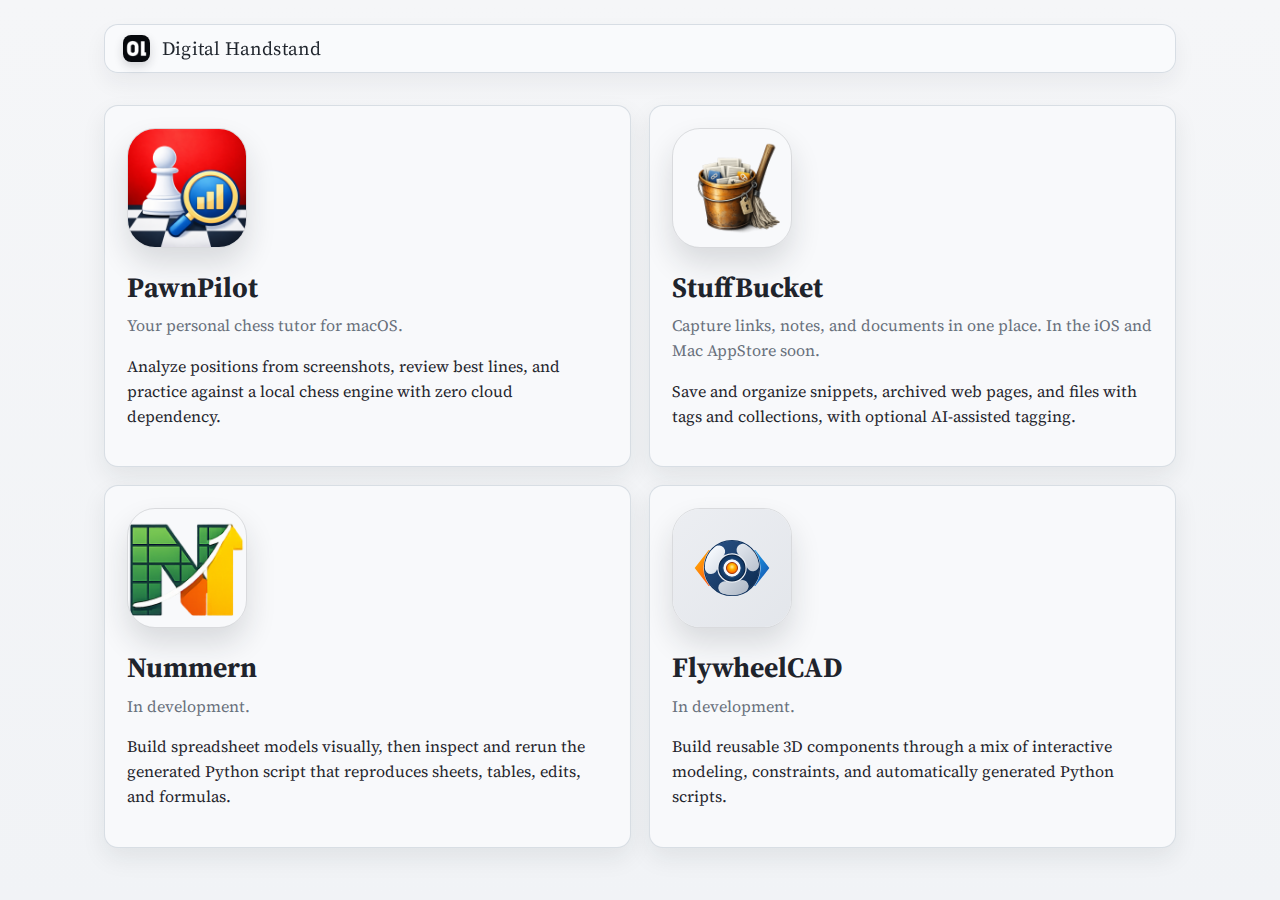
<file: index.html>
<!doctype html>
<html lang="en">
  <head>
    <meta charset="utf-8" />
    <meta name="viewport" content="width=device-width, initial-scale=1" />
    <title>Digital Handstand | Apps</title>
    <meta
      name="description"
      content="Digital Handstand builds focused apps for chess analysis, personal knowledge capture, and scriptable spreadsheets."
    />
    <link rel="stylesheet" href="/assets/styles.css?v=20260208d" />
    <link rel="icon" href="/favicon-20260208d.ico?v=20260208d" sizes="any" />
    <link rel="shortcut icon" href="/favicon-20260208d.ico?v=20260208d" type="image/x-icon" />
    <link rel="icon" type="image/png" sizes="32x32" href="/assets/images/favicon-32.png?v=20260208d" />
    <link rel="icon" type="image/png" sizes="16x16" href="/assets/images/favicon-16.png?v=20260208d" />
    <link rel="apple-touch-icon" sizes="180x180" href="/assets/images/apple-touch-icon.png?v=20260208d" />
  </head>
  <body>
    <main class="site-shell">
      <header class="topbar animate-rise">
        <a class="brand" href="/"><img class="brand-icon" src="/assets/images/digitalhandstand-mark-64.png?v=20260208d" alt="" /><span>Digital Handstand</span></a>
      </header>

      <section class="card-grid animate-rise animate-delay-1" aria-label="App directory">
        <a class="card card-link app-tile" href="/pawnpilot/" aria-label="Open PawnPilot page">
          <img
            class="home-tile-icon"
            src="/assets/images/pawnpilot-1024.png"
            alt="PawnPilot app icon"
          />
          <h2>PawnPilot</h2>
          <p class="muted">Your personal chess tutor for macOS.</p>
          <p>
            Analyze positions from screenshots, review best lines, and practice against a local
            chess engine with zero cloud dependency.
          </p>
        </a>

        <a class="card card-link app-tile" href="/stuffbucket/" aria-label="Open StuffBucket page">
          <img
            class="home-tile-icon"
            src="/assets/images/stuffbucket-1024.png"
            alt="StuffBucket app icon"
          />
          <h2>StuffBucket</h2>
          <p class="muted">Capture links, notes, and documents in one place. In the iOS and Mac AppStore soon.</p>
          <p>
            Save and organize snippets, archived web pages, and files with tags and collections,
            with optional AI-assisted tagging.
          </p>
        </a>

        <a class="card card-link app-tile" href="/nummern/" aria-label="Open Nummern page">
          <img
            class="home-tile-icon"
            src="/assets/images/nummern-1024.png"
            alt="Nummern app icon"
          />
          <h2>Nummern</h2>
          <p class="muted">In development.</p>
          <p>
            Build spreadsheet models visually, then inspect and rerun the generated Python script
            that reproduces sheets, tables, edits, and formulas.
          </p>
        </a>

        <a class="card card-link app-tile" href="/flywheelcad/" aria-label="Open FlywheelCAD page">
          <img
            class="home-tile-icon"
            src="/assets/images/flywheelcad-icon.svg"
            alt="FlywheelCAD app icon"
          />
          <h2>FlywheelCAD</h2>
          <p class="muted">In development.</p>
          <p>
            Build reusable 3D components through a mix of interactive modeling, constraints, and
            automatically generated Python scripts.
          </p>
        </a>
      </section>
    </main>
  </body>
</html>
</file>
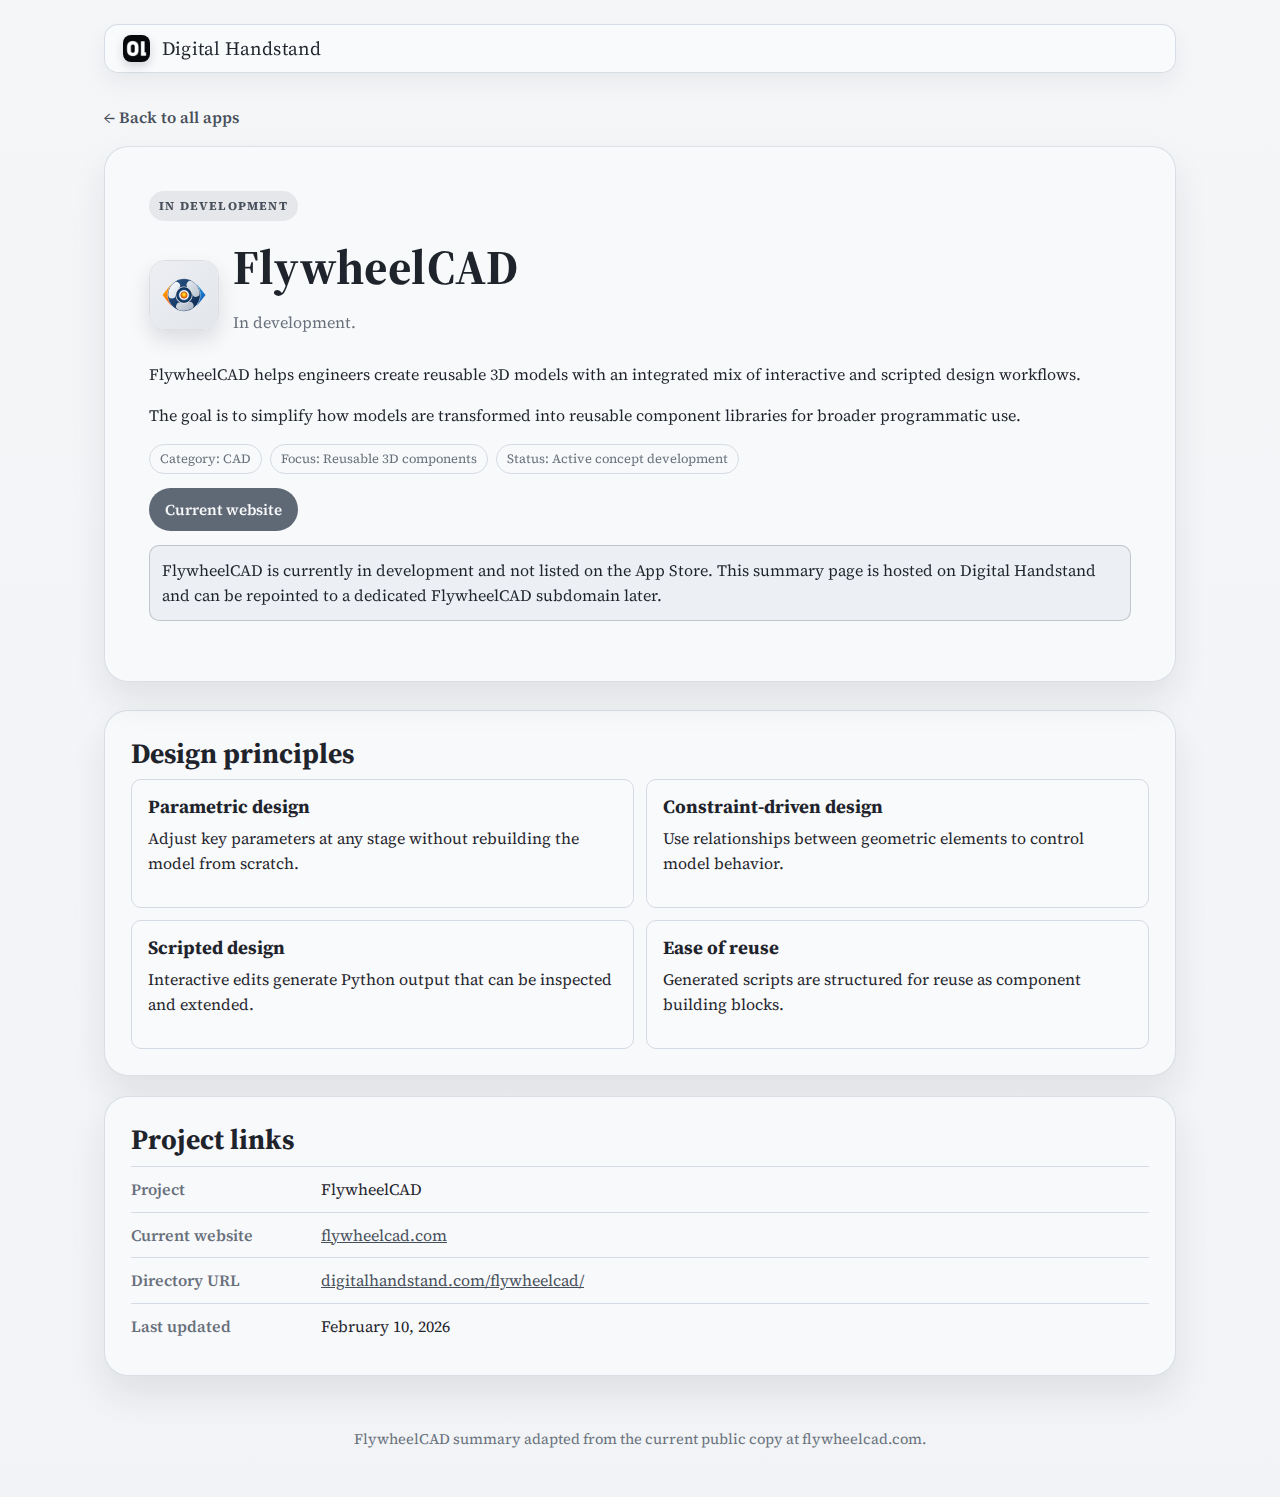
<file: flywheelcad/index.html>
<!doctype html>
<html lang="en">
  <head>
    <meta charset="utf-8" />
    <meta name="viewport" content="width=device-width, initial-scale=1" />
    <title>FlywheelCAD | Digital Handstand</title>
    <meta
      name="description"
      content="FlywheelCAD merges visual and scripted design for component-driven CAD to create reusable programmatic components."
    />
    <link rel="stylesheet" href="/assets/styles.css?v=20260208d" />
    <link rel="icon" href="/favicon-20260208d.ico?v=20260208d" sizes="any" />
    <link rel="shortcut icon" href="/favicon-20260208d.ico?v=20260208d" type="image/x-icon" />
    <link rel="icon" type="image/png" sizes="32x32" href="/assets/images/favicon-32.png?v=20260208d" />
    <link rel="icon" type="image/png" sizes="16x16" href="/assets/images/favicon-16.png?v=20260208d" />
    <link rel="apple-touch-icon" sizes="180x180" href="/assets/images/apple-touch-icon.png?v=20260208d" />
  </head>
  <body>
    <main class="site-shell">
      <header class="topbar animate-rise">
        <a class="brand" href="/"><img class="brand-icon" src="/assets/images/digitalhandstand-mark-64.png?v=20260208d" alt="" /><span>Digital Handstand</span></a>
      </header>

      <a class="back-link" href="/">&larr; Back to all apps</a>

      <section class="hero animate-rise animate-delay-1">
        <span class="eyebrow">In Development</span>
        <div class="app-head">
          <img class="app-icon" src="/assets/images/flywheelcad-icon.svg" alt="FlywheelCAD icon" />
          <div>
            <h1>FlywheelCAD</h1>
            <p class="muted">In development.</p>
          </div>
        </div>
        <p>
          FlywheelCAD helps engineers create reusable 3D models with an integrated mix of
          interactive and scripted design workflows.
        </p>
        <p>
          The goal is to simplify how models are transformed into reusable component libraries for
          broader programmatic use.
        </p>
        <div class="meta-row">
          <span class="meta-chip">Category: CAD</span>
          <span class="meta-chip">Focus: Reusable 3D components</span>
          <span class="meta-chip">Status: Active concept development</span>
        </div>
        <div class="cta-row">
          <a class="button button-primary" href="https://flywheelcad.com" target="_blank" rel="noopener noreferrer">Current website</a>
        </div>
        <p class="notice">
          FlywheelCAD is currently in development and not listed on the App Store. This summary
          page is hosted on Digital Handstand and can be repointed to a dedicated FlywheelCAD
          subdomain later.
        </p>
      </section>

      <section class="section-panel animate-rise animate-delay-2">
        <h2>Design principles</h2>
        <div class="list-grid">
          <div class="list-panel">
            <h3>Parametric design</h3>
            <p>Adjust key parameters at any stage without rebuilding the model from scratch.</p>
          </div>
          <div class="list-panel">
            <h3>Constraint-driven design</h3>
            <p>Use relationships between geometric elements to control model behavior.</p>
          </div>
          <div class="list-panel">
            <h3>Scripted design</h3>
            <p>Interactive edits generate Python output that can be inspected and extended.</p>
          </div>
          <div class="list-panel">
            <h3>Ease of reuse</h3>
            <p>Generated scripts are structured for reuse as component building blocks.</p>
          </div>
        </div>
      </section>

      <section class="section-panel animate-rise animate-delay-3">
        <h2>Project links</h2>
        <table class="detail-table">
          <tbody>
            <tr>
              <td>Project</td>
              <td>FlywheelCAD</td>
            </tr>
            <tr>
              <td>Current website</td>
              <td><a href="https://flywheelcad.com" target="_blank" rel="noopener noreferrer">flywheelcad.com</a></td>
            </tr>
            <tr>
              <td>Directory URL</td>
              <td><a href="/flywheelcad/">digitalhandstand.com/flywheelcad/</a></td>
            </tr>
            <tr>
              <td>Last updated</td>
              <td>February 10, 2026</td>
            </tr>
          </tbody>
        </table>
      </section>

      <footer class="footer">FlywheelCAD summary adapted from the current public copy at flywheelcad.com.</footer>
    </main>
  </body>
</html>
</file>
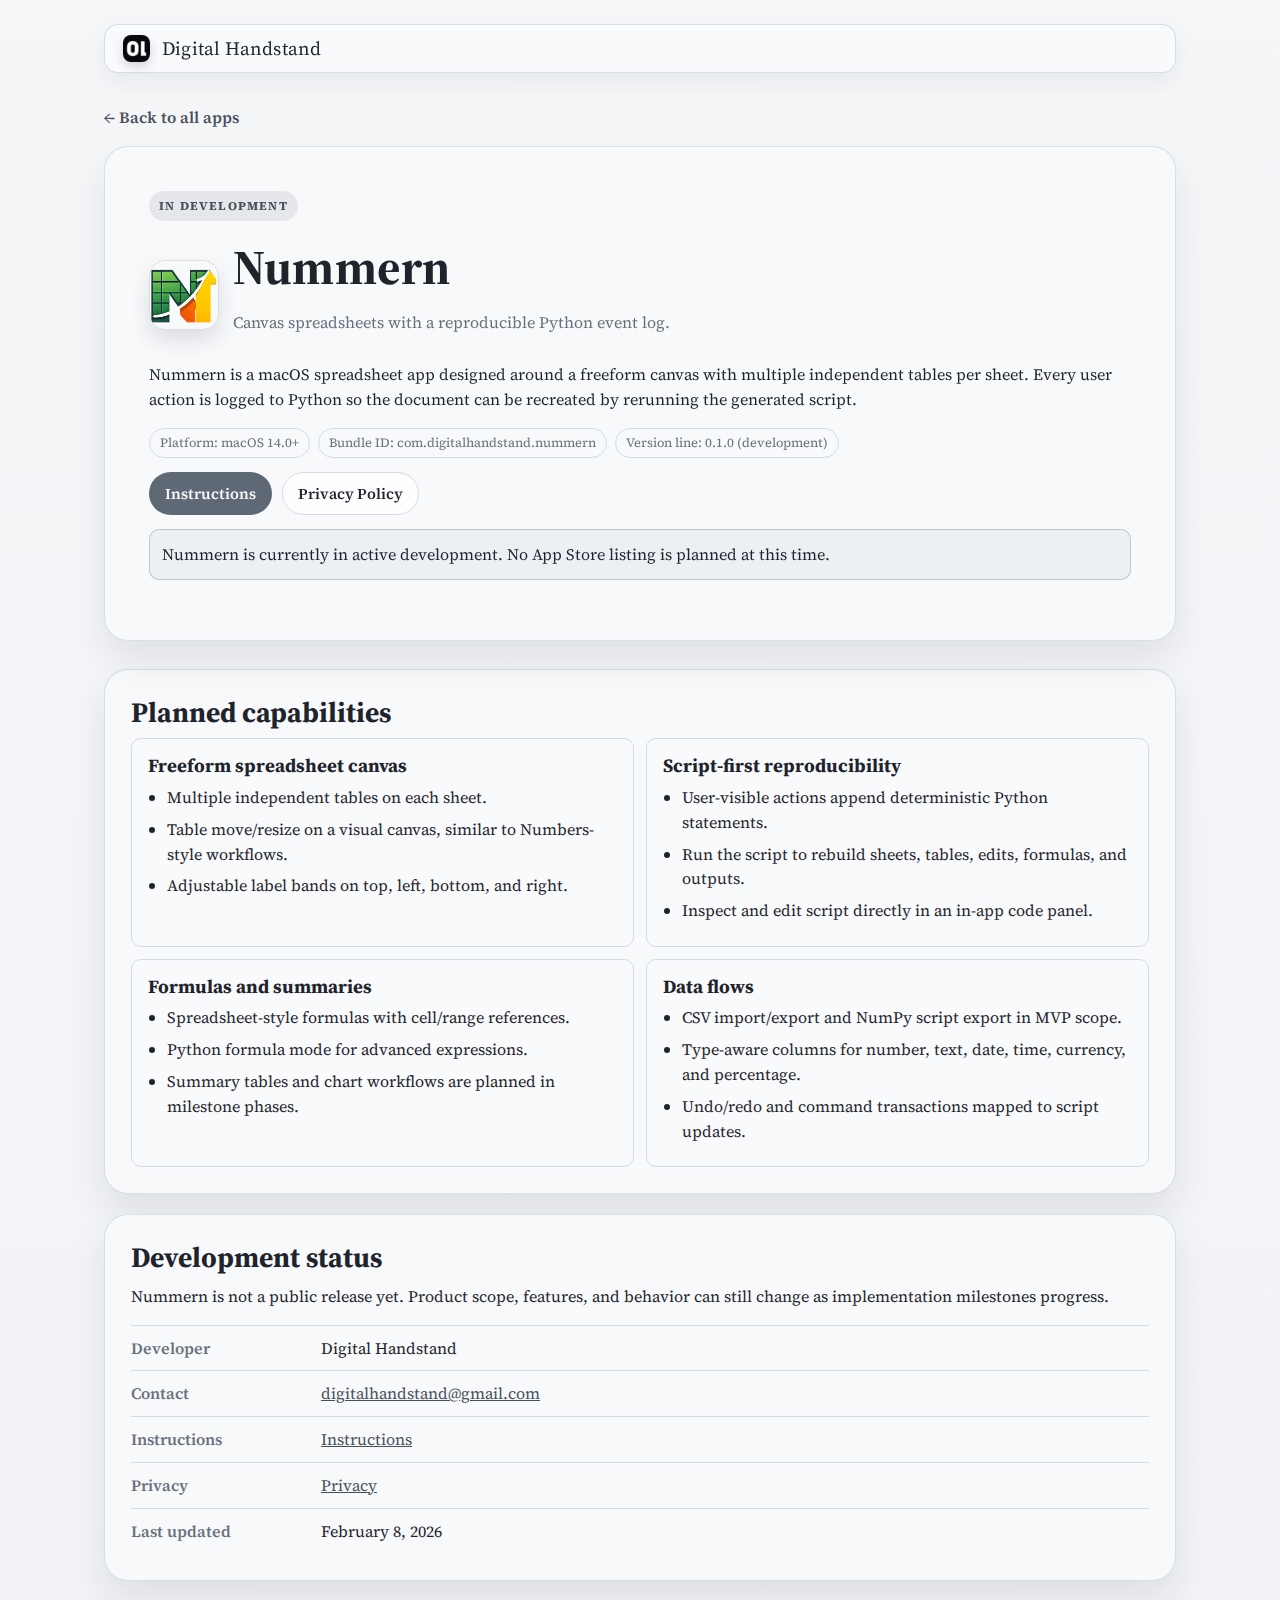
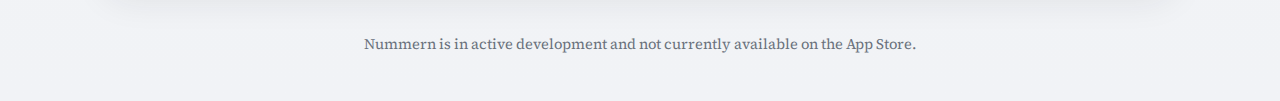
<file: nummern/index.html>
<!doctype html>
<html lang="en">
  <head>
    <meta charset="utf-8" />
    <meta name="viewport" content="width=device-width, initial-scale=1" />
    <title>Nummern | Digital Handstand</title>
    <meta
      name="description"
      content="Nummern is a macOS canvas spreadsheet in development, with a script-first Python event log."
    />
    <link rel="stylesheet" href="/assets/styles.css" />
    <link rel="icon" href="/favicon.ico" sizes="any" />
    <link rel="icon" type="image/png" sizes="32x32" href="/assets/images/favicon-32.png" />
    <link rel="icon" type="image/png" sizes="16x16" href="/assets/images/favicon-16.png" />
    <link rel="apple-touch-icon" sizes="180x180" href="/assets/images/apple-touch-icon.png" />
  </head>
  <body>
    <main class="site-shell">
      <header class="topbar animate-rise">
        <a class="brand" href="/"><img class="brand-icon" src="/assets/images/digitalhandstand-mark-64.png" alt="" /><span>Digital Handstand</span></a>
      </header>

      <a class="back-link" href="/">&larr; Back to all apps</a>

      <section class="hero animate-rise animate-delay-1">
        <span class="eyebrow">In Development</span>
        <div class="app-head">
          <img class="app-icon" src="/assets/images/nummern-1024.png" alt="Nummern app icon" />
          <div>
            <h1>Nummern</h1>
            <p class="muted">Canvas spreadsheets with a reproducible Python event log.</p>
          </div>
        </div>
        <p>
          Nummern is a macOS spreadsheet app designed around a freeform canvas with multiple
          independent tables per sheet. Every user action is logged to Python so the document can
          be recreated by rerunning the generated script.
        </p>
        <div class="meta-row">
          <span class="meta-chip">Platform: macOS 14.0+</span>
          <span class="meta-chip">Bundle ID: com.digitalhandstand.nummern</span>
          <span class="meta-chip">Version line: 0.1.0 (development)</span>
        </div>
        <div class="cta-row">
          <a class="button button-primary" href="/nummern/instructions/">Instructions</a>
          <a class="button button-soft" href="/nummern/privacy/">Privacy Policy</a>
        </div>
        <p class="notice">
          Nummern is currently in active development. No App Store listing is planned at this time.
        </p>
      </section>

      <section class="section-panel animate-rise animate-delay-2">
        <h2>Planned capabilities</h2>
        <div class="list-grid">
          <div class="list-panel">
            <h3>Freeform spreadsheet canvas</h3>
            <ul>
              <li>Multiple independent tables on each sheet.</li>
              <li>Table move/resize on a visual canvas, similar to Numbers-style workflows.</li>
              <li>Adjustable label bands on top, left, bottom, and right.</li>
            </ul>
          </div>
          <div class="list-panel">
            <h3>Script-first reproducibility</h3>
            <ul>
              <li>User-visible actions append deterministic Python statements.</li>
              <li>Run the script to rebuild sheets, tables, edits, formulas, and outputs.</li>
              <li>Inspect and edit script directly in an in-app code panel.</li>
            </ul>
          </div>
          <div class="list-panel">
            <h3>Formulas and summaries</h3>
            <ul>
              <li>Spreadsheet-style formulas with cell/range references.</li>
              <li>Python formula mode for advanced expressions.</li>
              <li>Summary tables and chart workflows are planned in milestone phases.</li>
            </ul>
          </div>
          <div class="list-panel">
            <h3>Data flows</h3>
            <ul>
              <li>CSV import/export and NumPy script export in MVP scope.</li>
              <li>Type-aware columns for number, text, date, time, currency, and percentage.</li>
              <li>Undo/redo and command transactions mapped to script updates.</li>
            </ul>
          </div>
        </div>
      </section>

      <section class="section-panel animate-rise animate-delay-3">
        <h2>Development status</h2>
        <p>
          Nummern is not a public release yet. Product scope, features, and behavior can still
          change as implementation milestones progress.
        </p>
        <table class="detail-table">
          <tbody>
            <tr>
              <td>Developer</td>
              <td>Digital Handstand</td>
            </tr>
            <tr>
              <td>Contact</td>
              <td><a href="mailto:digitalhandstand@gmail.com">digitalhandstand@gmail.com</a></td>
            </tr>
            <tr>
              <td>Instructions</td>
              <td><a href="/nummern/instructions/">Instructions</a></td>
            </tr>
            <tr>
              <td>Privacy</td>
              <td><a href="/nummern/privacy/">Privacy</a></td>
            </tr>
            <tr>
              <td>Last updated</td>
              <td>February 8, 2026</td>
            </tr>
          </tbody>
        </table>
      </section>

      <footer class="footer">Nummern is in active development and not currently available on the App Store.</footer>
    </main>
  </body>
</html>
</file>
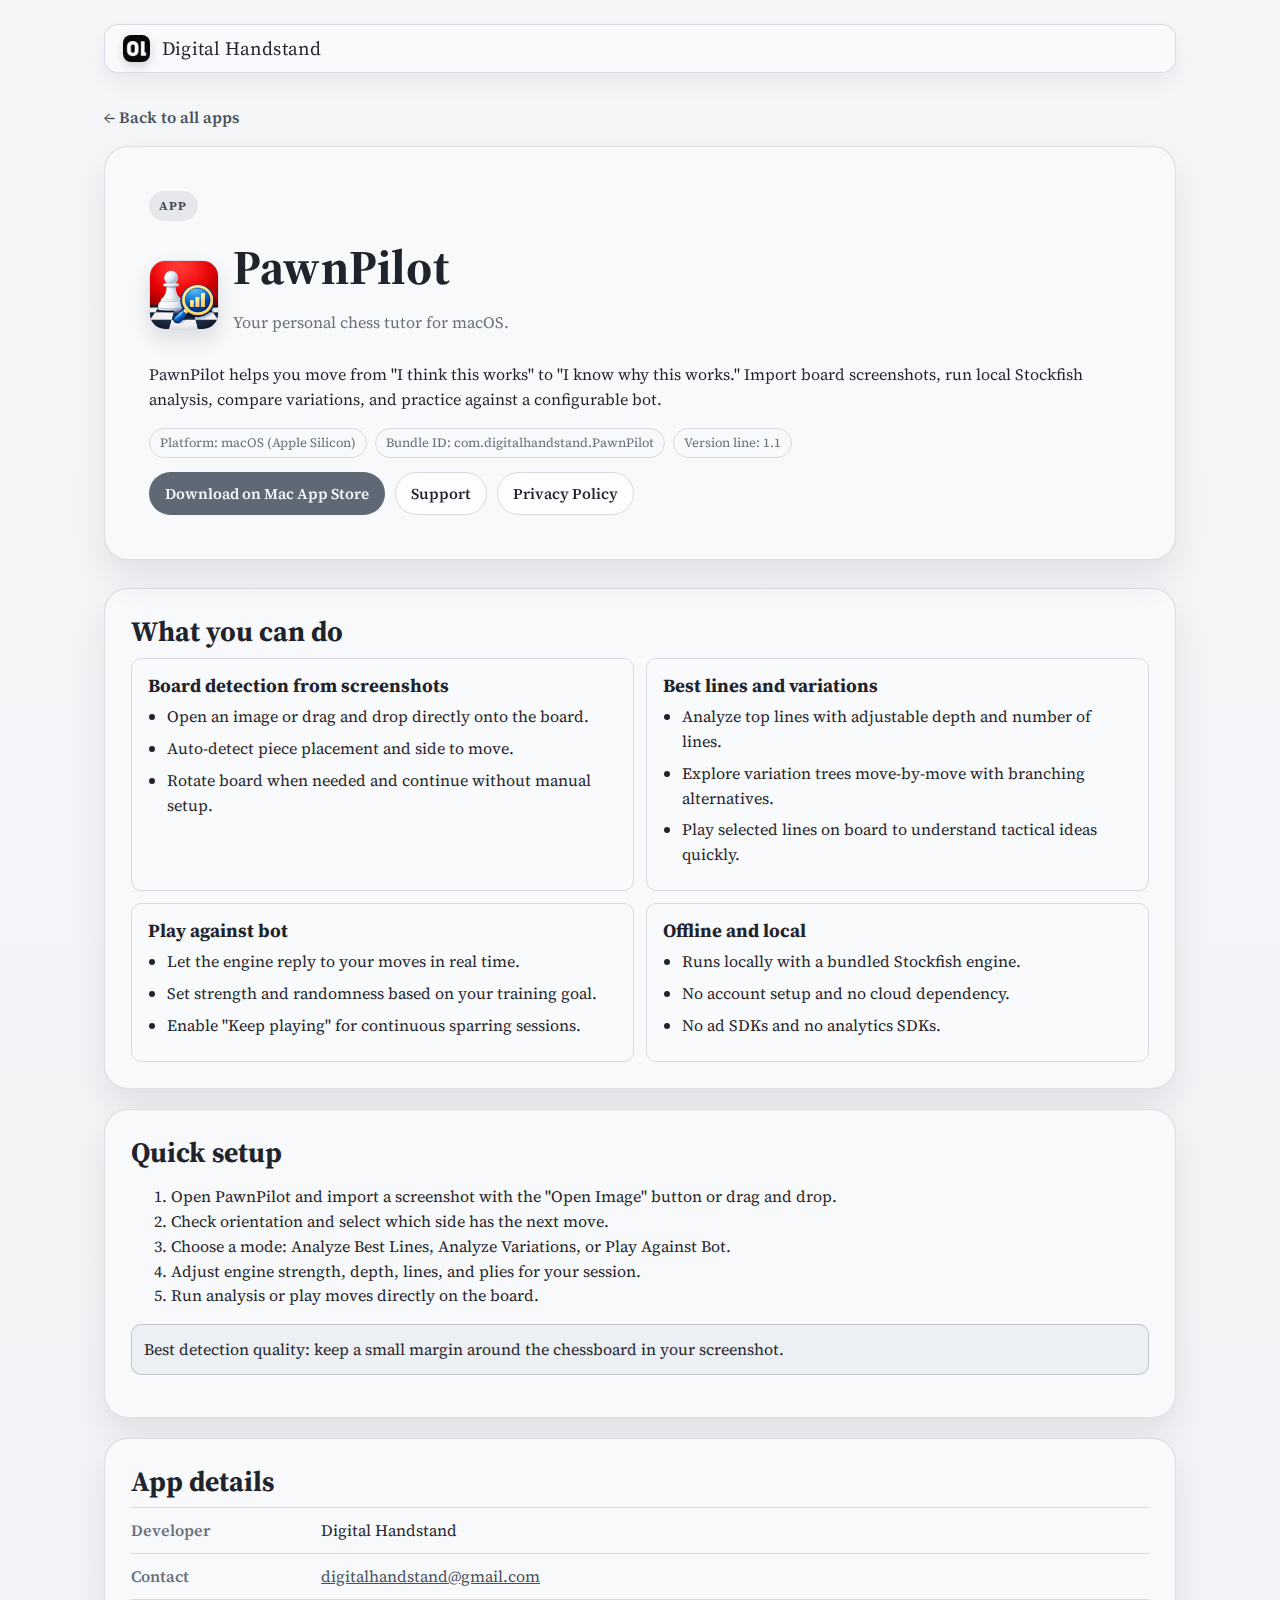
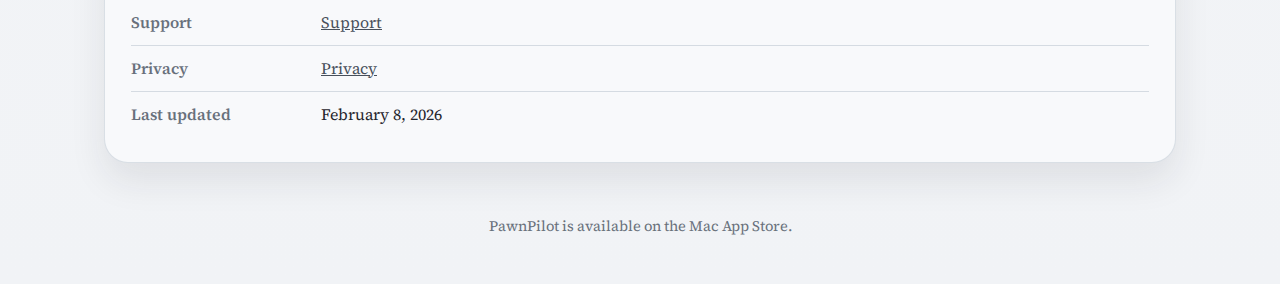
<file: pawnpilot/index.html>
<!doctype html>
<html lang="en">
  <head>
    <meta charset="utf-8" />
    <meta name="viewport" content="width=device-width, initial-scale=1" />
    <title>PawnPilot | Digital Handstand</title>
    <meta
      name="description"
      content="PawnPilot is a macOS chess tutor for screenshot board detection, engine analysis, and bot play."
    />
    <link rel="stylesheet" href="/assets/styles.css?v=20260208d" />
    <link rel="icon" href="/favicon-20260208d.ico?v=20260208d" sizes="any" />
    <link rel="shortcut icon" href="/favicon-20260208d.ico?v=20260208d" type="image/x-icon" />
    <link rel="icon" type="image/png" sizes="32x32" href="/assets/images/favicon-32.png?v=20260208d" />
    <link rel="icon" type="image/png" sizes="16x16" href="/assets/images/favicon-16.png?v=20260208d" />
    <link rel="apple-touch-icon" sizes="180x180" href="/assets/images/apple-touch-icon.png?v=20260208d" />
  </head>
  <body>
    <main class="site-shell">
      <header class="topbar animate-rise">
        <a class="brand" href="/"><img class="brand-icon" src="/assets/images/digitalhandstand-mark-64.png?v=20260208d" alt="" /><span>Digital Handstand</span></a>
      </header>

      <a class="back-link" href="/">&larr; Back to all apps</a>

      <section class="hero animate-rise animate-delay-1">
        <span class="eyebrow">App</span>
        <div class="app-head">
          <img class="app-icon" src="/assets/images/pawnpilot-1024.png" alt="PawnPilot app icon" />
          <div>
            <h1>PawnPilot</h1>
            <p class="muted">Your personal chess tutor for macOS.</p>
          </div>
        </div>
        <p>
          PawnPilot helps you move from "I think this works" to "I know why this works." Import
          board screenshots, run local Stockfish analysis, compare variations, and practice against
          a configurable bot.
        </p>
        <div class="meta-row">
          <span class="meta-chip">Platform: macOS (Apple Silicon)</span>
          <span class="meta-chip">Bundle ID: com.digitalhandstand.PawnPilot</span>
          <span class="meta-chip">Version line: 1.1</span>
        </div>
        <div class="cta-row">
          <a
            class="button button-primary"
            href="https://apps.apple.com/us/app/pawnpilot/id6756926901?mt=12"
            target="_blank"
            rel="noopener"
            >Download on Mac App Store</a
          >
          <a class="button button-soft" href="/pawnpilot/support/">Support</a>
          <a class="button button-soft" href="/pawnpilot/privacy/">Privacy Policy</a>
        </div>
      </section>

      <section class="section-panel animate-rise animate-delay-2">
        <h2>What you can do</h2>
        <div class="list-grid">
          <div class="list-panel">
            <h3>Board detection from screenshots</h3>
            <ul>
              <li>Open an image or drag and drop directly onto the board.</li>
              <li>Auto-detect piece placement and side to move.</li>
              <li>Rotate board when needed and continue without manual setup.</li>
            </ul>
          </div>
          <div class="list-panel">
            <h3>Best lines and variations</h3>
            <ul>
              <li>Analyze top lines with adjustable depth and number of lines.</li>
              <li>Explore variation trees move-by-move with branching alternatives.</li>
              <li>Play selected lines on board to understand tactical ideas quickly.</li>
            </ul>
          </div>
          <div class="list-panel">
            <h3>Play against bot</h3>
            <ul>
              <li>Let the engine reply to your moves in real time.</li>
              <li>Set strength and randomness based on your training goal.</li>
              <li>Enable "Keep playing" for continuous sparring sessions.</li>
            </ul>
          </div>
          <div class="list-panel">
            <h3>Offline and local</h3>
            <ul>
              <li>Runs locally with a bundled Stockfish engine.</li>
              <li>No account setup and no cloud dependency.</li>
              <li>No ad SDKs and no analytics SDKs.</li>
            </ul>
          </div>
        </div>
      </section>

      <section class="section-panel animate-rise animate-delay-3">
        <h2>Quick setup</h2>
        <ol>
          <li>Open PawnPilot and import a screenshot with the "Open Image" button or drag and drop.</li>
          <li>Check orientation and select which side has the next move.</li>
          <li>Choose a mode: Analyze Best Lines, Analyze Variations, or Play Against Bot.</li>
          <li>Adjust engine strength, depth, lines, and plies for your session.</li>
          <li>Run analysis or play moves directly on the board.</li>
        </ol>
        <p class="notice">
          Best detection quality: keep a small margin around the chessboard in your screenshot.
        </p>
      </section>

      <section class="section-panel">
        <h2>App details</h2>
        <table class="detail-table">
          <tbody>
            <tr>
              <td>Developer</td>
              <td>Digital Handstand</td>
            </tr>
            <tr>
              <td>Contact</td>
              <td><a href="mailto:digitalhandstand@gmail.com">digitalhandstand@gmail.com</a></td>
            </tr>
            <tr>
              <td>Support</td>
              <td><a href="/pawnpilot/support/">Support</a></td>
            </tr>
            <tr>
              <td>Privacy</td>
              <td><a href="/pawnpilot/privacy/">Privacy</a></td>
            </tr>
            <tr>
              <td>Last updated</td>
              <td>February 8, 2026</td>
            </tr>
          </tbody>
        </table>
      </section>

      <footer class="footer">PawnPilot is available on the Mac App Store.</footer>
    </main>
  </body>
</html>
</file>
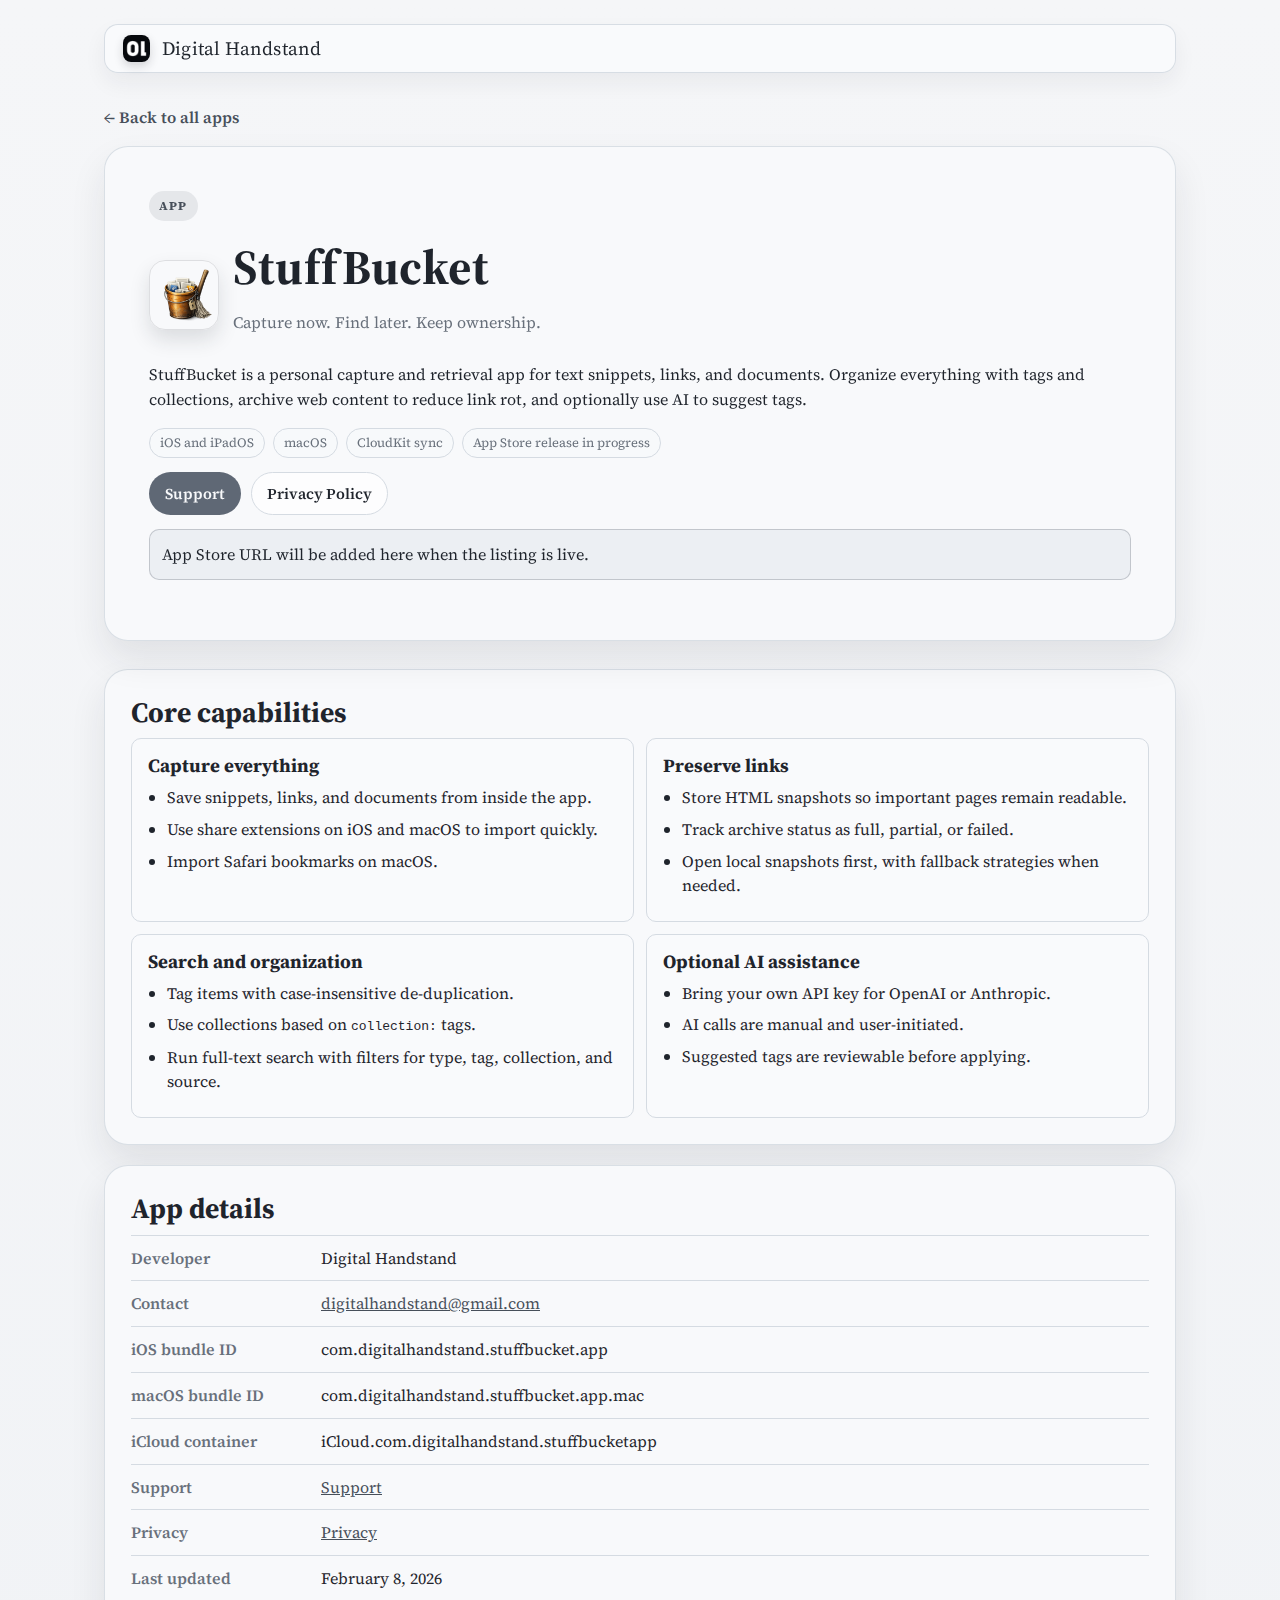
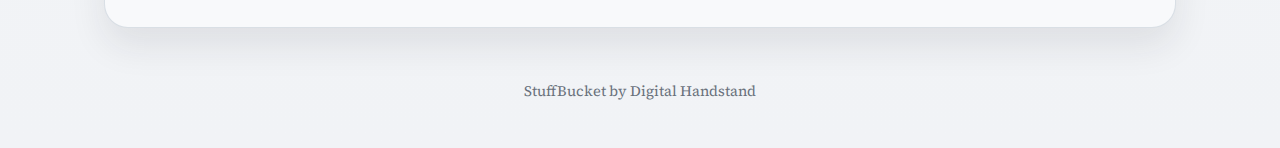
<file: stuffbucket/index.html>
<!doctype html>
<html lang="en">
  <head>
    <meta charset="utf-8" />
    <meta name="viewport" content="width=device-width, initial-scale=1" />
    <title>StuffBucket | Digital Handstand</title>
    <meta
      name="description"
      content="StuffBucket captures snippets, links, and documents with tags, collections, and optional AI assistance."
    />
    <link rel="stylesheet" href="/assets/styles.css" />
    <link rel="icon" href="/favicon.ico" sizes="any" />
    <link rel="icon" type="image/png" sizes="32x32" href="/assets/images/favicon-32.png" />
    <link rel="icon" type="image/png" sizes="16x16" href="/assets/images/favicon-16.png" />
    <link rel="apple-touch-icon" sizes="180x180" href="/assets/images/apple-touch-icon.png" />
  </head>
  <body>
    <main class="site-shell">
      <header class="topbar animate-rise">
        <a class="brand" href="/"><img class="brand-icon" src="/assets/images/digitalhandstand-mark-64.png" alt="" /><span>Digital Handstand</span></a>
      </header>

      <a class="back-link" href="/">&larr; Back to all apps</a>

      <section class="hero animate-rise animate-delay-1">
        <span class="eyebrow">App</span>
        <div class="app-head">
          <img class="app-icon" src="/assets/images/stuffbucket-1024.png" alt="StuffBucket app icon" />
          <div>
            <h1>StuffBucket</h1>
            <p class="muted">Capture now. Find later. Keep ownership.</p>
          </div>
        </div>
        <p>
          StuffBucket is a personal capture and retrieval app for text snippets, links, and
          documents. Organize everything with tags and collections, archive web content to reduce
          link rot, and optionally use AI to suggest tags.
        </p>
        <div class="meta-row">
          <span class="meta-chip">iOS and iPadOS</span>
          <span class="meta-chip">macOS</span>
          <span class="meta-chip">CloudKit sync</span>
          <span class="meta-chip">App Store release in progress</span>
        </div>
        <div class="cta-row">
          <a class="button button-primary" href="/stuffbucket/support/">Support</a>
          <a class="button button-soft" href="/stuffbucket/privacy/">Privacy Policy</a>
        </div>
        <p class="notice">
          App Store URL will be added here when the listing is live.
        </p>
      </section>

      <section class="section-panel animate-rise animate-delay-2">
        <h2>Core capabilities</h2>
        <div class="list-grid">
          <div class="list-panel">
            <h3>Capture everything</h3>
            <ul>
              <li>Save snippets, links, and documents from inside the app.</li>
              <li>Use share extensions on iOS and macOS to import quickly.</li>
              <li>Import Safari bookmarks on macOS.</li>
            </ul>
          </div>
          <div class="list-panel">
            <h3>Preserve links</h3>
            <ul>
              <li>Store HTML snapshots so important pages remain readable.</li>
              <li>Track archive status as full, partial, or failed.</li>
              <li>Open local snapshots first, with fallback strategies when needed.</li>
            </ul>
          </div>
          <div class="list-panel">
            <h3>Search and organization</h3>
            <ul>
              <li>Tag items with case-insensitive de-duplication.</li>
              <li>Use collections based on <code>collection:</code> tags.</li>
              <li>Run full-text search with filters for type, tag, collection, and source.</li>
            </ul>
          </div>
          <div class="list-panel">
            <h3>Optional AI assistance</h3>
            <ul>
              <li>Bring your own API key for OpenAI or Anthropic.</li>
              <li>AI calls are manual and user-initiated.</li>
              <li>Suggested tags are reviewable before applying.</li>
            </ul>
          </div>
        </div>
      </section>

      <section class="section-panel animate-rise animate-delay-3">
        <h2>App details</h2>
        <table class="detail-table">
          <tbody>
            <tr>
              <td>Developer</td>
              <td>Digital Handstand</td>
            </tr>
            <tr>
              <td>Contact</td>
              <td><a href="mailto:digitalhandstand@gmail.com">digitalhandstand@gmail.com</a></td>
            </tr>
            <tr>
              <td>iOS bundle ID</td>
              <td>com.digitalhandstand.stuffbucket.app</td>
            </tr>
            <tr>
              <td>macOS bundle ID</td>
              <td>com.digitalhandstand.stuffbucket.app.mac</td>
            </tr>
            <tr>
              <td>iCloud container</td>
              <td>iCloud.com.digitalhandstand.stuffbucketapp</td>
            </tr>
            <tr>
              <td>Support</td>
              <td><a href="/stuffbucket/support/">Support</a></td>
            </tr>
            <tr>
              <td>Privacy</td>
              <td><a href="/stuffbucket/privacy/">Privacy</a></td>
            </tr>
            <tr>
              <td>Last updated</td>
              <td>February 8, 2026</td>
            </tr>
          </tbody>
        </table>
      </section>

      <footer class="footer">StuffBucket by Digital Handstand</footer>
    </main>
  </body>
</html>
</file>
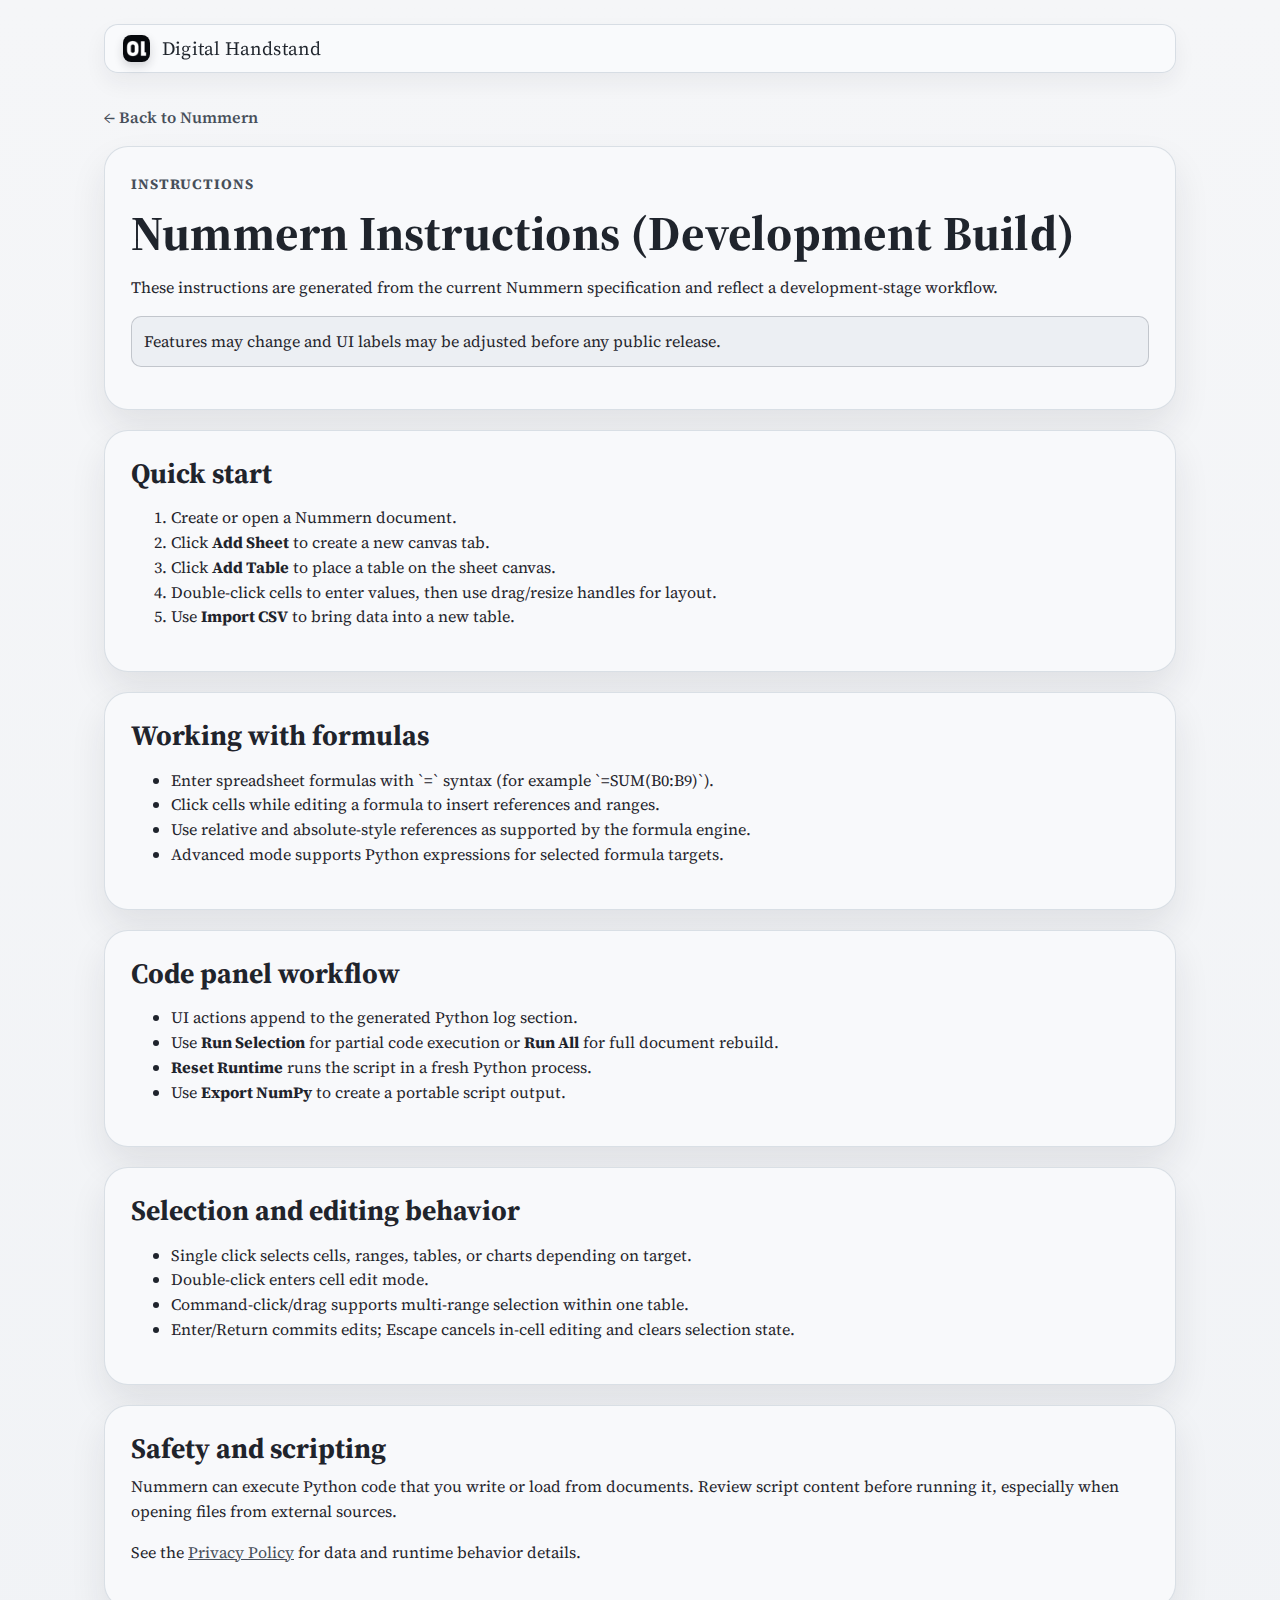
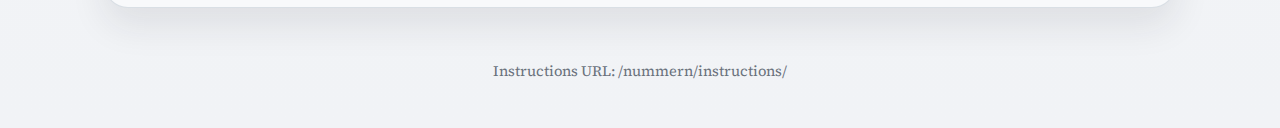
<file: nummern/instructions/index.html>
<!doctype html>
<html lang="en">
  <head>
    <meta charset="utf-8" />
    <meta name="viewport" content="width=device-width, initial-scale=1" />
    <title>Nummern Instructions | Digital Handstand</title>
    <meta
      name="description"
      content="Usage instructions for Nummern, a script-first macOS canvas spreadsheet app in development."
    />
    <link rel="stylesheet" href="/assets/styles.css" />
    <link rel="icon" href="/favicon.ico" sizes="any" />
    <link rel="icon" type="image/png" sizes="32x32" href="/assets/images/favicon-32.png" />
    <link rel="icon" type="image/png" sizes="16x16" href="/assets/images/favicon-16.png" />
    <link rel="apple-touch-icon" sizes="180x180" href="/assets/images/apple-touch-icon.png" />
  </head>
  <body>
    <main class="site-shell">
      <header class="topbar animate-rise">
        <a class="brand" href="/"><img class="brand-icon" src="/assets/images/digitalhandstand-mark-64.png" alt="" /><span>Digital Handstand</span></a>
      </header>

      <a class="back-link" href="/nummern/">&larr; Back to Nummern</a>

      <section class="section-panel animate-rise animate-delay-1">
        <p class="kicker">Instructions</p>
        <h1>Nummern Instructions (Development Build)</h1>
        <p>
          These instructions are generated from the current Nummern specification and reflect a
          development-stage workflow.
        </p>
        <p class="notice">
          Features may change and UI labels may be adjusted before any public release.
        </p>
      </section>

      <section class="section-panel animate-rise animate-delay-2">
        <h2>Quick start</h2>
        <ol>
          <li>Create or open a Nummern document.</li>
          <li>Click <strong>Add Sheet</strong> to create a new canvas tab.</li>
          <li>Click <strong>Add Table</strong> to place a table on the sheet canvas.</li>
          <li>Double-click cells to enter values, then use drag/resize handles for layout.</li>
          <li>Use <strong>Import CSV</strong> to bring data into a new table.</li>
        </ol>
      </section>

      <section class="section-panel animate-rise animate-delay-3">
        <h2>Working with formulas</h2>
        <ul>
          <li>Enter spreadsheet formulas with `=` syntax (for example `=SUM(B0:B9)`).</li>
          <li>Click cells while editing a formula to insert references and ranges.</li>
          <li>Use relative and absolute-style references as supported by the formula engine.</li>
          <li>Advanced mode supports Python expressions for selected formula targets.</li>
        </ul>
      </section>

      <section class="section-panel">
        <h2>Code panel workflow</h2>
        <ul>
          <li>UI actions append to the generated Python log section.</li>
          <li>
            Use <strong>Run Selection</strong> for partial code execution or
            <strong>Run All</strong> for full document rebuild.
          </li>
          <li><strong>Reset Runtime</strong> runs the script in a fresh Python process.</li>
          <li>Use <strong>Export NumPy</strong> to create a portable script output.</li>
        </ul>
      </section>

      <section class="section-panel">
        <h2>Selection and editing behavior</h2>
        <ul>
          <li>Single click selects cells, ranges, tables, or charts depending on target.</li>
          <li>Double-click enters cell edit mode.</li>
          <li>Command-click/drag supports multi-range selection within one table.</li>
          <li>
            Enter/Return commits edits; Escape cancels in-cell editing and clears selection state.
          </li>
        </ul>
      </section>

      <section class="section-panel">
        <h2>Safety and scripting</h2>
        <p>
          Nummern can execute Python code that you write or load from documents. Review script
          content before running it, especially when opening files from external sources.
        </p>
        <p>
          See the <a href="/nummern/privacy/">Privacy Policy</a> for data and runtime behavior
          details.
        </p>
      </section>

      <footer class="footer">Instructions URL: /nummern/instructions/</footer>
    </main>
  </body>
</html>
</file>
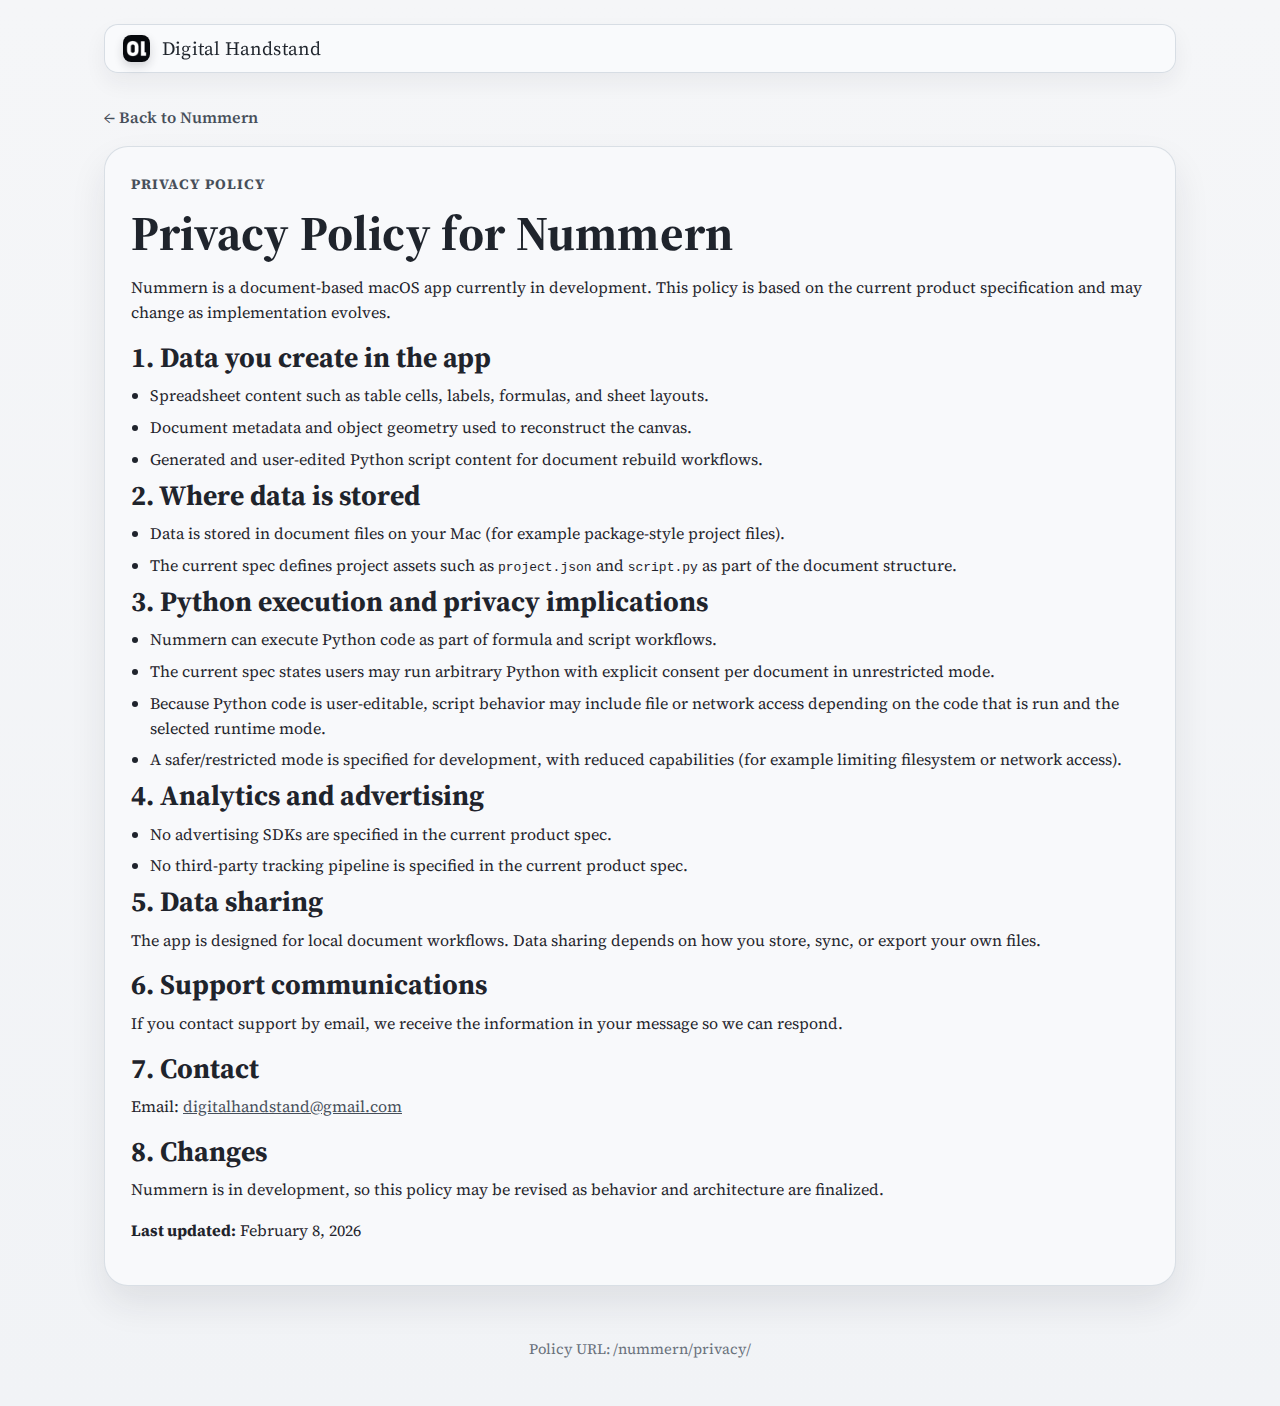
<file: nummern/privacy/index.html>
<!doctype html>
<html lang="en">
  <head>
    <meta charset="utf-8" />
    <meta name="viewport" content="width=device-width, initial-scale=1" />
    <title>Nummern Privacy Policy | Digital Handstand</title>
    <meta
      name="description"
      content="Privacy Policy for Nummern, a macOS canvas spreadsheet app in development."
    />
    <link rel="stylesheet" href="/assets/styles.css" />
    <link rel="icon" href="/favicon.ico" sizes="any" />
    <link rel="icon" type="image/png" sizes="32x32" href="/assets/images/favicon-32.png" />
    <link rel="icon" type="image/png" sizes="16x16" href="/assets/images/favicon-16.png" />
    <link rel="apple-touch-icon" sizes="180x180" href="/assets/images/apple-touch-icon.png" />
  </head>
  <body>
    <main class="site-shell">
      <header class="topbar animate-rise">
        <a class="brand" href="/"><img class="brand-icon" src="/assets/images/digitalhandstand-mark-64.png" alt="" /><span>Digital Handstand</span></a>
      </header>

      <a class="back-link" href="/nummern/">&larr; Back to Nummern</a>

      <article class="legal-panel animate-rise animate-delay-1">
        <p class="kicker">Privacy Policy</p>
        <h1>Privacy Policy for Nummern</h1>
        <p>
          Nummern is a document-based macOS app currently in development. This policy is based on
          the current product specification and may change as implementation evolves.
        </p>

        <h2>1. Data you create in the app</h2>
        <ul>
          <li>Spreadsheet content such as table cells, labels, formulas, and sheet layouts.</li>
          <li>Document metadata and object geometry used to reconstruct the canvas.</li>
          <li>Generated and user-edited Python script content for document rebuild workflows.</li>
        </ul>

        <h2>2. Where data is stored</h2>
        <ul>
          <li>Data is stored in document files on your Mac (for example package-style project files).</li>
          <li>
            The current spec defines project assets such as <code>project.json</code> and
            <code>script.py</code> as part of the document structure.
          </li>
        </ul>

        <h2>3. Python execution and privacy implications</h2>
        <ul>
          <li>Nummern can execute Python code as part of formula and script workflows.</li>
          <li>
            The current spec states users may run arbitrary Python with explicit consent per
            document in unrestricted mode.
          </li>
          <li>
            Because Python code is user-editable, script behavior may include file or network
            access depending on the code that is run and the selected runtime mode.
          </li>
          <li>
            A safer/restricted mode is specified for development, with reduced capabilities (for
            example limiting filesystem or network access).
          </li>
        </ul>

        <h2>4. Analytics and advertising</h2>
        <ul>
          <li>No advertising SDKs are specified in the current product spec.</li>
          <li>No third-party tracking pipeline is specified in the current product spec.</li>
        </ul>

        <h2>5. Data sharing</h2>
        <p>
          The app is designed for local document workflows. Data sharing depends on how you store,
          sync, or export your own files.
        </p>

        <h2>6. Support communications</h2>
        <p>
          If you contact support by email, we receive the information in your message so we can
          respond.
        </p>

        <h2>7. Contact</h2>
        <p>
          Email: <a href="mailto:digitalhandstand@gmail.com">digitalhandstand@gmail.com</a>
        </p>

        <h2>8. Changes</h2>
        <p>
          Nummern is in development, so this policy may be revised as behavior and architecture are
          finalized.
        </p>

        <p><strong>Last updated:</strong> February 8, 2026</p>
      </article>

      <footer class="footer">Policy URL: /nummern/privacy/</footer>
    </main>
  </body>
</html>
</file>
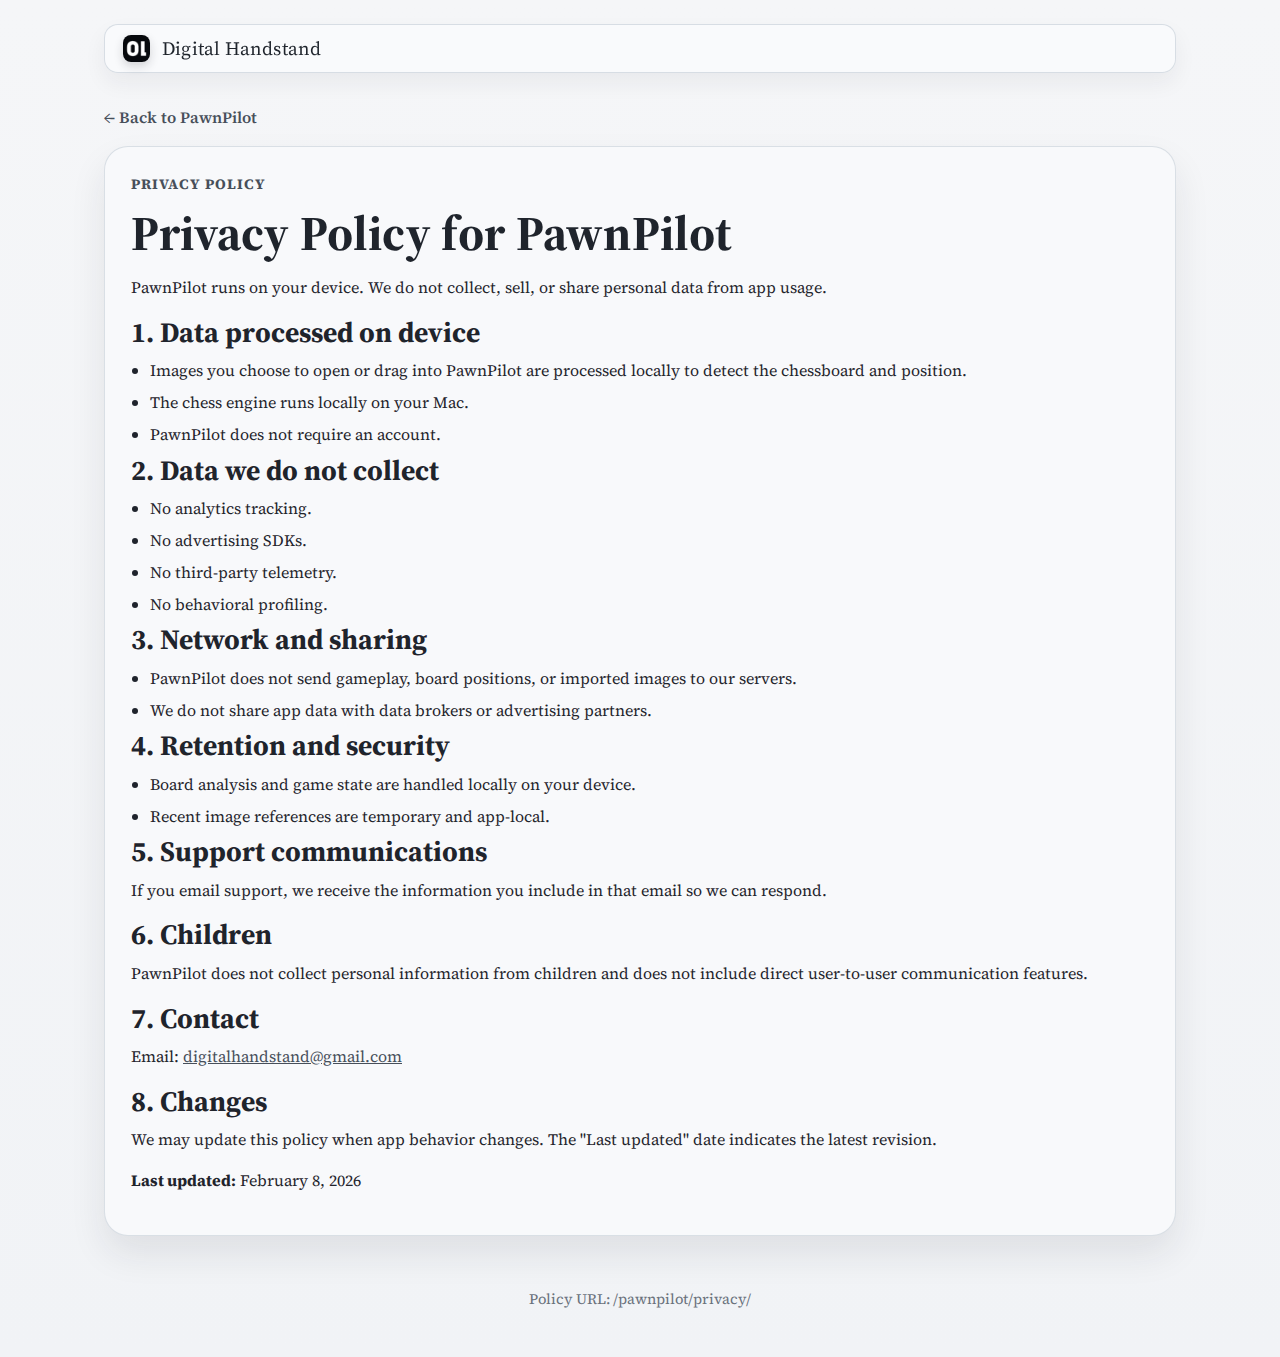
<file: pawnpilot/privacy/index.html>
<!doctype html>
<html lang="en">
  <head>
    <meta charset="utf-8" />
    <meta name="viewport" content="width=device-width, initial-scale=1" />
    <title>PawnPilot Privacy Policy | Digital Handstand</title>
    <meta
      name="description"
      content="Privacy Policy for PawnPilot, the macOS chess tutor by Digital Handstand."
    />
    <link rel="stylesheet" href="/assets/styles.css" />
    <link rel="icon" href="/favicon.ico" sizes="any" />
    <link rel="icon" type="image/png" sizes="32x32" href="/assets/images/favicon-32.png" />
    <link rel="icon" type="image/png" sizes="16x16" href="/assets/images/favicon-16.png" />
    <link rel="apple-touch-icon" sizes="180x180" href="/assets/images/apple-touch-icon.png" />
  </head>
  <body>
    <main class="site-shell">
      <header class="topbar animate-rise">
        <a class="brand" href="/"><img class="brand-icon" src="/assets/images/digitalhandstand-mark-64.png" alt="" /><span>Digital Handstand</span></a>
      </header>

      <a class="back-link" href="/pawnpilot/">&larr; Back to PawnPilot</a>

      <article class="legal-panel animate-rise animate-delay-1">
        <p class="kicker">Privacy Policy</p>
        <h1>Privacy Policy for PawnPilot</h1>
        <p>
          PawnPilot runs on your device. We do not collect, sell, or share personal data from app
          usage.
        </p>

        <h2>1. Data processed on device</h2>
        <ul>
          <li>
            Images you choose to open or drag into PawnPilot are processed locally to detect the
            chessboard and position.
          </li>
          <li>The chess engine runs locally on your Mac.</li>
          <li>PawnPilot does not require an account.</li>
        </ul>

        <h2>2. Data we do not collect</h2>
        <ul>
          <li>No analytics tracking.</li>
          <li>No advertising SDKs.</li>
          <li>No third-party telemetry.</li>
          <li>No behavioral profiling.</li>
        </ul>

        <h2>3. Network and sharing</h2>
        <ul>
          <li>PawnPilot does not send gameplay, board positions, or imported images to our servers.</li>
          <li>We do not share app data with data brokers or advertising partners.</li>
        </ul>

        <h2>4. Retention and security</h2>
        <ul>
          <li>Board analysis and game state are handled locally on your device.</li>
          <li>Recent image references are temporary and app-local.</li>
        </ul>

        <h2>5. Support communications</h2>
        <p>
          If you email support, we receive the information you include in that email so we can
          respond.
        </p>

        <h2>6. Children</h2>
        <p>
          PawnPilot does not collect personal information from children and does not include direct
          user-to-user communication features.
        </p>

        <h2>7. Contact</h2>
        <p>
          Email: <a href="mailto:digitalhandstand@gmail.com">digitalhandstand@gmail.com</a>
        </p>

        <h2>8. Changes</h2>
        <p>
          We may update this policy when app behavior changes. The "Last updated" date indicates
          the latest revision.
        </p>

        <p><strong>Last updated:</strong> February 8, 2026</p>
      </article>

      <footer class="footer">Policy URL: /pawnpilot/privacy/</footer>
    </main>
  </body>
</html>
</file>
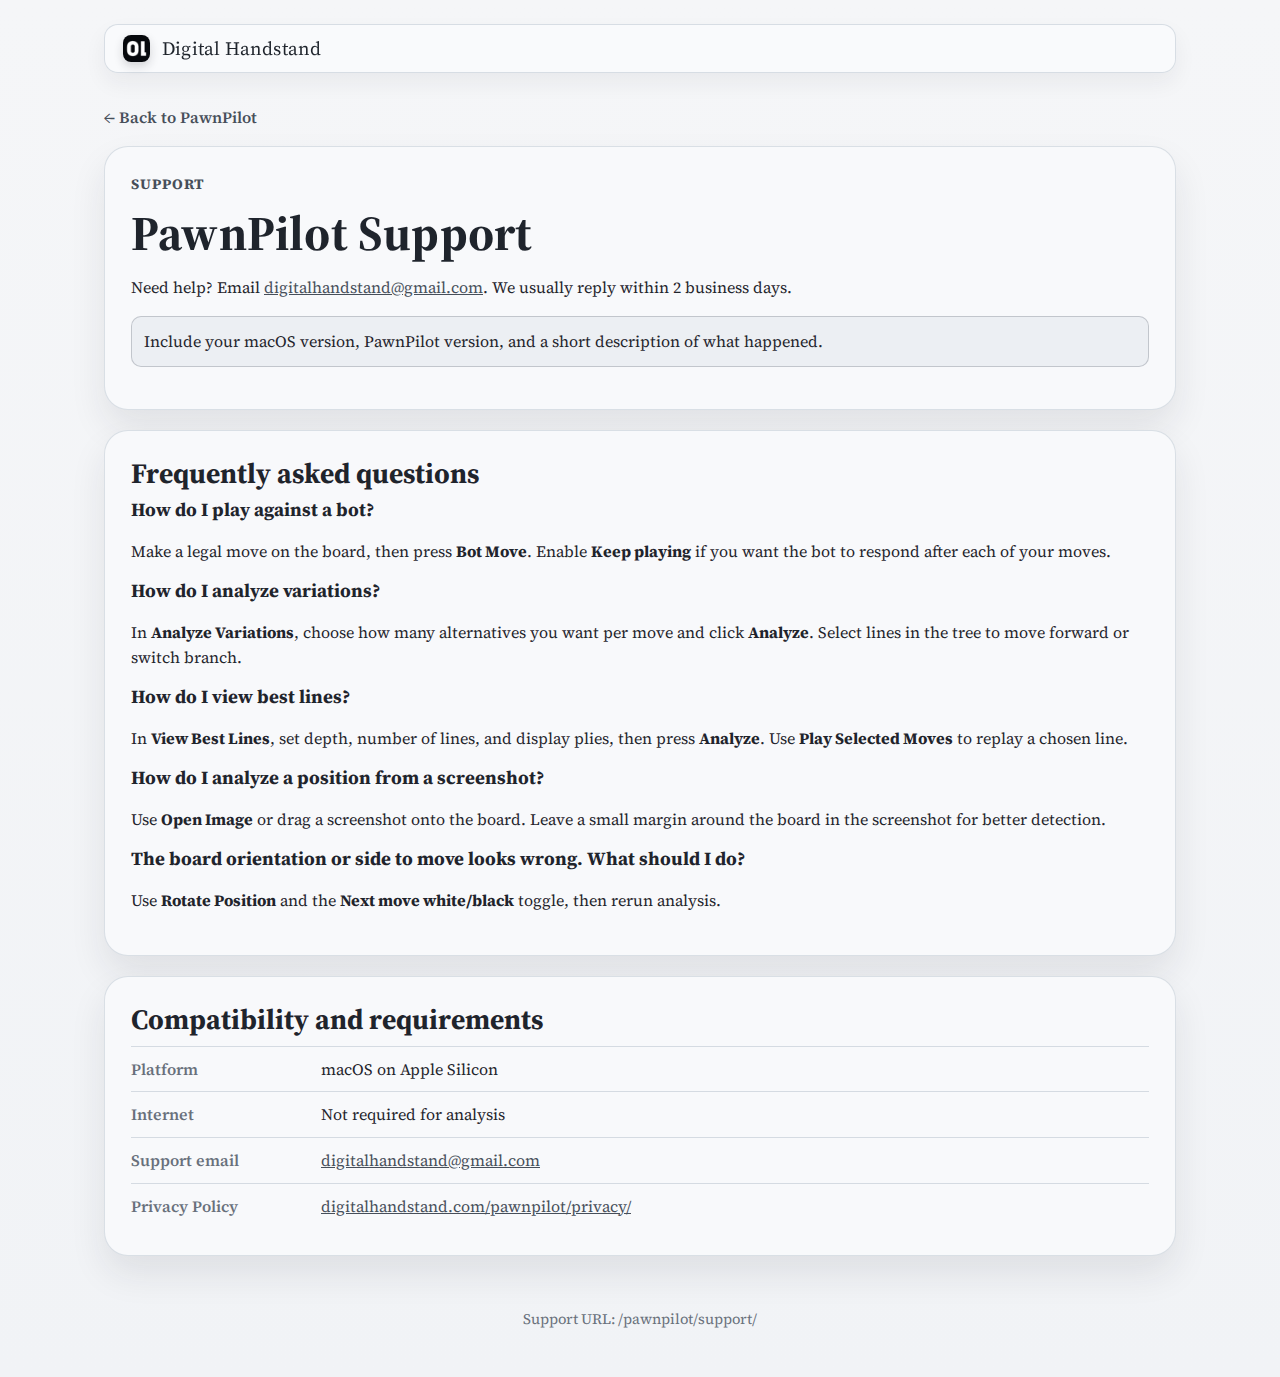
<file: pawnpilot/support/index.html>
<!doctype html>
<html lang="en">
  <head>
    <meta charset="utf-8" />
    <meta name="viewport" content="width=device-width, initial-scale=1" />
    <title>PawnPilot Support | Digital Handstand</title>
    <meta
      name="description"
      content="Support and FAQ for PawnPilot, the macOS chess tutor."
    />
    <link rel="stylesheet" href="/assets/styles.css?v=20260208c" />
    <link rel="icon" href="/favicon.ico" sizes="any" />
    <link rel="icon" type="image/png" sizes="32x32" href="/assets/images/favicon-32.png?v=20260208c" />
    <link rel="icon" type="image/png" sizes="16x16" href="/assets/images/favicon-16.png?v=20260208c" />
    <link rel="apple-touch-icon" sizes="180x180" href="/assets/images/apple-touch-icon.png?v=20260208c" />
  </head>
  <body>
    <main class="site-shell">
      <header class="topbar animate-rise">
        <a class="brand" href="/"><img class="brand-icon" src="/assets/images/digitalhandstand-mark-64.png?v=20260208c" alt="" /><span>Digital Handstand</span></a>
      </header>

      <a class="back-link" href="/pawnpilot/">&larr; Back to PawnPilot</a>

      <section class="section-panel animate-rise animate-delay-1">
        <p class="kicker">Support</p>
        <h1>PawnPilot Support</h1>
        <p>
          Need help? Email <a href="mailto:digitalhandstand@gmail.com">digitalhandstand@gmail.com</a>.
          We usually reply within 2 business days.
        </p>
        <p class="notice">
          Include your macOS version, PawnPilot version, and a short description of what happened.
        </p>
      </section>

      <section class="section-panel animate-rise animate-delay-2">
        <h2>Frequently asked questions</h2>

        <h3>How do I play against a bot?</h3>
        <p>
          Make a legal move on the board, then press <strong>Bot Move</strong>. Enable
          <strong>Keep playing</strong> if you want the bot to respond after each of your moves.
        </p>

        <h3>How do I analyze variations?</h3>
        <p>
          In <strong>Analyze Variations</strong>, choose how many alternatives you want per move and
          click <strong>Analyze</strong>. Select lines in the tree to move forward or switch branch.
        </p>

        <h3>How do I view best lines?</h3>
        <p>
          In <strong>View Best Lines</strong>, set depth, number of lines, and display plies, then
          press <strong>Analyze</strong>. Use <strong>Play Selected Moves</strong> to replay a chosen
          line.
        </p>

        <h3>How do I analyze a position from a screenshot?</h3>
        <p>
          Use <strong>Open Image</strong> or drag a screenshot onto the board. Leave a small margin
          around the board in the screenshot for better detection.
        </p>

        <h3>The board orientation or side to move looks wrong. What should I do?</h3>
        <p>
          Use <strong>Rotate Position</strong> and the <strong>Next move white/black</strong> toggle,
          then rerun analysis.
        </p>
      </section>

      <section class="section-panel animate-rise animate-delay-3">
        <h2>Compatibility and requirements</h2>
        <table class="detail-table">
          <tbody>
            <tr>
              <td>Platform</td>
              <td>macOS on Apple Silicon</td>
            </tr>
            <tr>
              <td>Internet</td>
              <td>Not required for analysis</td>
            </tr>
            <tr>
              <td>Support email</td>
              <td><a href="mailto:digitalhandstand@gmail.com">digitalhandstand@gmail.com</a></td>
            </tr>
            <tr>
              <td>Privacy Policy</td>
              <td><a href="/pawnpilot/privacy/">digitalhandstand.com/pawnpilot/privacy/</a></td>
            </tr>
          </tbody>
        </table>
      </section>

      <footer class="footer">Support URL: /pawnpilot/support/</footer>
    </main>
  </body>
</html>
</file>
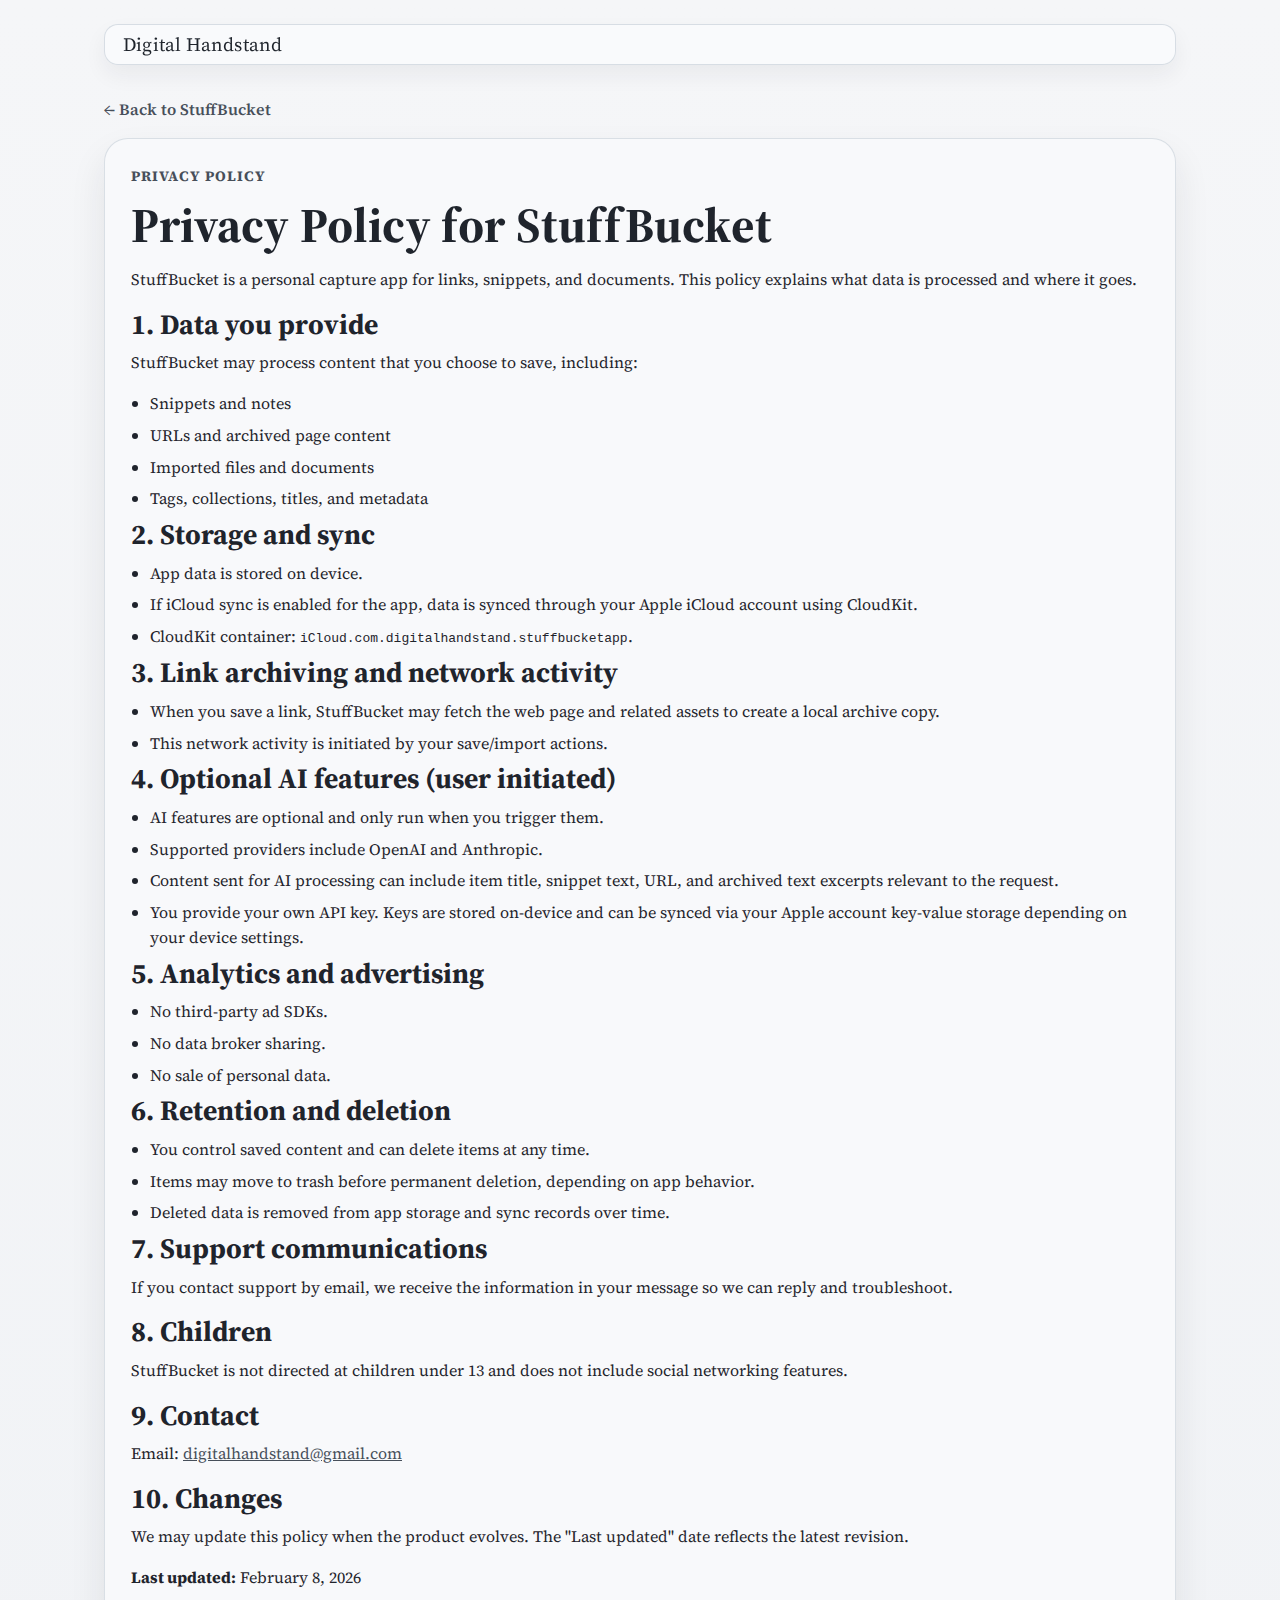
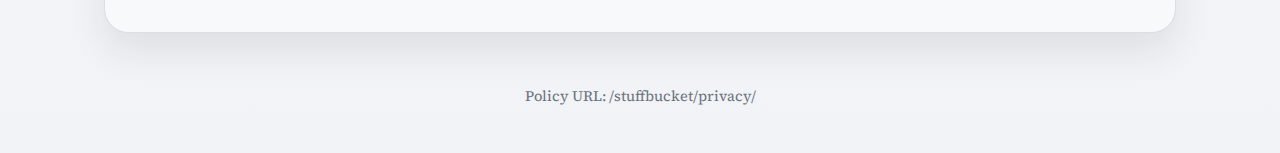
<file: stuffbucket/privacy/index.html>
<!doctype html>
<html lang="en">
  <head>
    <meta charset="utf-8" />
    <meta name="viewport" content="width=device-width, initial-scale=1" />
    <title>StuffBucket Privacy Policy | Digital Handstand</title>
    <meta
      name="description"
      content="Privacy Policy for StuffBucket by Digital Handstand."
    />
    <link rel="stylesheet" href="/assets/styles.css" />
  </head>
  <body>
    <main class="site-shell">
      <header class="topbar animate-rise">
        <a class="brand" href="/">Digital Handstand</a>
      </header>

      <a class="back-link" href="/stuffbucket/">&larr; Back to StuffBucket</a>

      <article class="legal-panel animate-rise animate-delay-1">
        <p class="kicker">Privacy Policy</p>
        <h1>Privacy Policy for StuffBucket</h1>
        <p>
          StuffBucket is a personal capture app for links, snippets, and documents. This policy
          explains what data is processed and where it goes.
        </p>

        <h2>1. Data you provide</h2>
        <p>StuffBucket may process content that you choose to save, including:</p>
        <ul>
          <li>Snippets and notes</li>
          <li>URLs and archived page content</li>
          <li>Imported files and documents</li>
          <li>Tags, collections, titles, and metadata</li>
        </ul>

        <h2>2. Storage and sync</h2>
        <ul>
          <li>App data is stored on device.</li>
          <li>
            If iCloud sync is enabled for the app, data is synced through your Apple iCloud account
            using CloudKit.
          </li>
          <li>CloudKit container: <code>iCloud.com.digitalhandstand.stuffbucketapp</code>.</li>
        </ul>

        <h2>3. Link archiving and network activity</h2>
        <ul>
          <li>
            When you save a link, StuffBucket may fetch the web page and related assets to create a
            local archive copy.
          </li>
          <li>This network activity is initiated by your save/import actions.</li>
        </ul>

        <h2>4. Optional AI features (user initiated)</h2>
        <ul>
          <li>AI features are optional and only run when you trigger them.</li>
          <li>Supported providers include OpenAI and Anthropic.</li>
          <li>
            Content sent for AI processing can include item title, snippet text, URL, and archived
            text excerpts relevant to the request.
          </li>
          <li>
            You provide your own API key. Keys are stored on-device and can be synced via your
            Apple account key-value storage depending on your device settings.
          </li>
        </ul>

        <h2>5. Analytics and advertising</h2>
        <ul>
          <li>No third-party ad SDKs.</li>
          <li>No data broker sharing.</li>
          <li>No sale of personal data.</li>
        </ul>

        <h2>6. Retention and deletion</h2>
        <ul>
          <li>You control saved content and can delete items at any time.</li>
          <li>Items may move to trash before permanent deletion, depending on app behavior.</li>
          <li>Deleted data is removed from app storage and sync records over time.</li>
        </ul>

        <h2>7. Support communications</h2>
        <p>
          If you contact support by email, we receive the information in your message so we can
          reply and troubleshoot.
        </p>

        <h2>8. Children</h2>
        <p>
          StuffBucket is not directed at children under 13 and does not include social networking
          features.
        </p>

        <h2>9. Contact</h2>
        <p>
          Email: <a href="mailto:digitalhandstand@gmail.com">digitalhandstand@gmail.com</a>
        </p>

        <h2>10. Changes</h2>
        <p>
          We may update this policy when the product evolves. The "Last updated" date reflects the
          latest revision.
        </p>

        <p><strong>Last updated:</strong> February 8, 2026</p>
      </article>

      <footer class="footer">Policy URL: /stuffbucket/privacy/</footer>
    </main>
  </body>
</html>
</file>
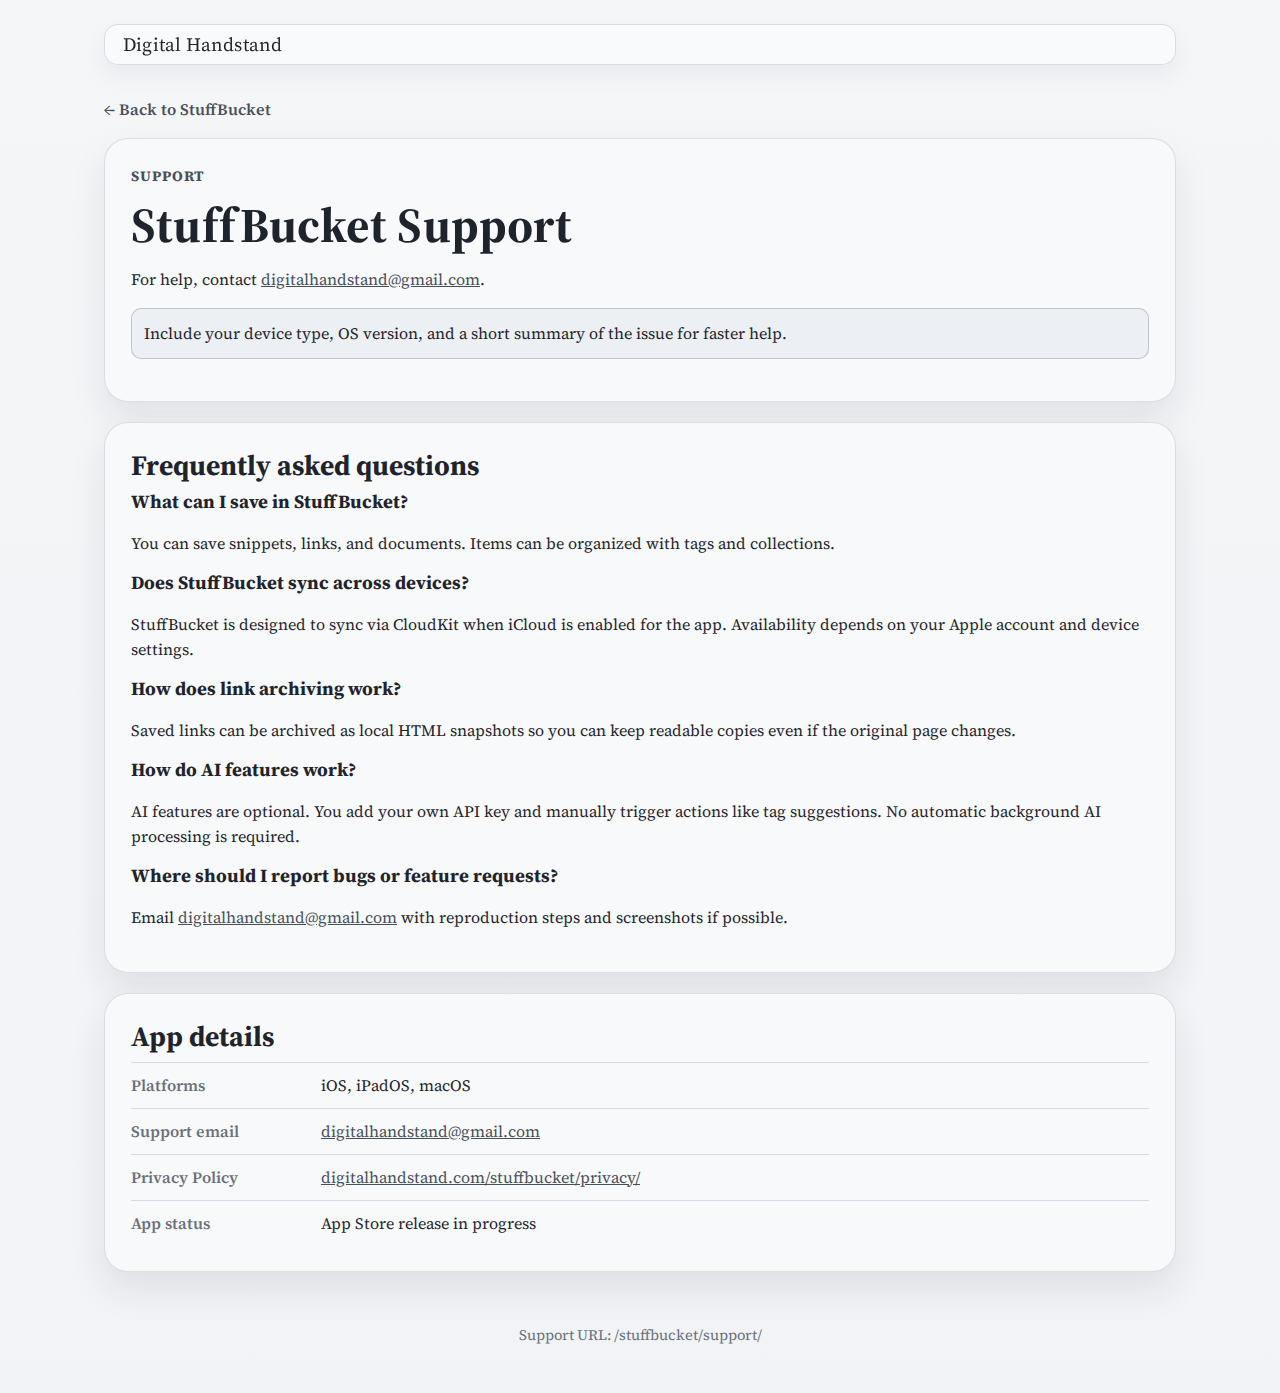
<file: stuffbucket/support/index.html>
<!doctype html>
<html lang="en">
  <head>
    <meta charset="utf-8" />
    <meta name="viewport" content="width=device-width, initial-scale=1" />
    <title>StuffBucket Support | Digital Handstand</title>
    <meta
      name="description"
      content="Support and FAQ for StuffBucket by Digital Handstand."
    />
    <link rel="stylesheet" href="/assets/styles.css" />
  </head>
  <body>
    <main class="site-shell">
      <header class="topbar animate-rise">
        <a class="brand" href="/">Digital Handstand</a>
      </header>

      <a class="back-link" href="/stuffbucket/">&larr; Back to StuffBucket</a>

      <section class="section-panel animate-rise animate-delay-1">
        <p class="kicker">Support</p>
        <h1>StuffBucket Support</h1>
        <p>
          For help, contact
          <a href="mailto:digitalhandstand@gmail.com">digitalhandstand@gmail.com</a>.
        </p>
        <p class="notice">
          Include your device type, OS version, and a short summary of the issue for faster help.
        </p>
      </section>

      <section class="section-panel animate-rise animate-delay-2">
        <h2>Frequently asked questions</h2>

        <h3>What can I save in StuffBucket?</h3>
        <p>
          You can save snippets, links, and documents. Items can be organized with tags and
          collections.
        </p>

        <h3>Does StuffBucket sync across devices?</h3>
        <p>
          StuffBucket is designed to sync via CloudKit when iCloud is enabled for the app.
          Availability depends on your Apple account and device settings.
        </p>

        <h3>How does link archiving work?</h3>
        <p>
          Saved links can be archived as local HTML snapshots so you can keep readable copies even
          if the original page changes.
        </p>

        <h3>How do AI features work?</h3>
        <p>
          AI features are optional. You add your own API key and manually trigger actions like tag
          suggestions. No automatic background AI processing is required.
        </p>

        <h3>Where should I report bugs or feature requests?</h3>
        <p>
          Email
          <a href="mailto:digitalhandstand@gmail.com">digitalhandstand@gmail.com</a> with
          reproduction steps and screenshots if possible.
        </p>
      </section>

      <section class="section-panel animate-rise animate-delay-3">
        <h2>App details</h2>
        <table class="detail-table">
          <tbody>
            <tr>
              <td>Platforms</td>
              <td>iOS, iPadOS, macOS</td>
            </tr>
            <tr>
              <td>Support email</td>
              <td><a href="mailto:digitalhandstand@gmail.com">digitalhandstand@gmail.com</a></td>
            </tr>
            <tr>
              <td>Privacy Policy</td>
              <td><a href="/stuffbucket/privacy/">digitalhandstand.com/stuffbucket/privacy/</a></td>
            </tr>
            <tr>
              <td>App status</td>
              <td>App Store release in progress</td>
            </tr>
          </tbody>
        </table>
      </section>

      <footer class="footer">Support URL: /stuffbucket/support/</footer>
    </main>
  </body>
</html>
</file>
<file: assets/styles.css>
@import url("https://fonts.googleapis.com/css2?family=Source+Serif+4:opsz,wght@8..60,400;8..60,500;8..60,600;8..60,700&display=swap");

:root {
  --sand: #f1f3f6;
  --paper: #f8f9fb;
  --ink: #1f242c;
  --muted: #68707b;
  --teal: #5f6875;
  --teal-deep: #474f5a;
  --orange: #8f98a4;
  --orange-soft: #eceff3;
  --line: #d5dbe2;
  --card-shadow: 0 18px 36px rgba(31, 36, 44, 0.09);
  --radius-lg: 24px;
  --radius-md: 14px;
  --radius-sm: 10px;
  --content-width: 1120px;
}

* {
  box-sizing: border-box;
}

html,
body {
  margin: 0;
  padding: 0;
}

body {
  font-family: "Source Serif 4", Georgia, "Times New Roman", serif;
  color: var(--ink);
  line-height: 1.55;
  background: linear-gradient(180deg, #f5f6f8 0%, var(--sand) 100%);
  min-height: 100vh;
}

a {
  color: var(--teal-deep);
}

a:hover {
  color: var(--teal);
}

.site-shell {
  max-width: var(--content-width);
  margin: 0 auto;
  padding: 24px;
}

.topbar {
  display: flex;
  align-items: center;
  justify-content: space-between;
  gap: 14px;
  margin-bottom: 32px;
  background: rgba(248, 250, 252, 0.92);
  backdrop-filter: blur(8px);
  border: 1px solid rgba(213, 219, 226, 0.92);
  border-radius: var(--radius-md);
  padding: 10px 12px 10px 18px;
  box-shadow: 0 10px 22px rgba(31, 36, 44, 0.06);
}

.brand {
  display: inline-flex;
  align-items: center;
  gap: 12px;
  font-family: "Source Serif 4", Georgia, "Times New Roman", serif;
  font-size: 1.18rem;
  text-decoration: none;
  color: var(--ink);
  letter-spacing: 0.2px;
  line-height: 1;
}

.brand-icon {
  width: 27px;
  height: 27px;
  border-radius: 8px;
  box-shadow: 0 4px 10px rgba(31, 36, 44, 0.18);
  flex: 0 0 auto;
  object-fit: cover;
  display: block;
}

.brand:hover {
  color: var(--ink);
}

.nav-links {
  display: flex;
  flex-wrap: wrap;
  gap: 8px;
  justify-content: flex-end;
}

.nav-links a {
  text-decoration: none;
  font-size: 0.94rem;
  color: var(--ink);
  background: #fdfdfe;
  border: 1px solid var(--line);
  border-radius: 999px;
  padding: 7px 13px;
}

.nav-links a:hover {
  border-color: var(--teal);
  color: var(--teal-deep);
}

.hero,
.section-panel,
.legal-panel {
  background: var(--paper);
  border-radius: var(--radius-lg);
  border: 1px solid rgba(213, 219, 226, 0.9);
  box-shadow: var(--card-shadow);
}

.hero {
  padding: 44px;
  margin-bottom: 28px;
  position: relative;
  overflow: hidden;
}

.hero::after {
  content: none;
}

.eyebrow {
  display: inline-block;
  font-size: 0.75rem;
  letter-spacing: 1.2px;
  text-transform: uppercase;
  font-weight: 700;
  color: var(--teal-deep);
  background: rgba(95, 104, 117, 0.12);
  border-radius: 999px;
  padding: 6px 10px;
  margin-bottom: 18px;
}

h1,
h2,
h3 {
  margin-top: 0;
  line-height: 1.15;
}

h1 {
  font-family: "Source Serif 4", Georgia, "Times New Roman", serif;
  font-size: clamp(1.95rem, 4vw, 3.05rem);
  margin-bottom: 14px;
  letter-spacing: 0.2px;
}

h2 {
  font-family: "Source Serif 4", Georgia, "Times New Roman", serif;
  font-size: clamp(1.3rem, 2.2vw, 1.85rem);
  margin-bottom: 10px;
}

p {
  margin-top: 0;
  margin-bottom: 1rem;
}

.muted {
  color: var(--muted);
}

.cta-row {
  display: flex;
  flex-wrap: wrap;
  gap: 10px;
  margin-top: 14px;
}

.button,
.link-pill {
  display: inline-block;
  text-decoration: none;
  border-radius: 999px;
  font-weight: 600;
  font-size: 0.95rem;
  padding: 9px 15px;
  border: 1px solid transparent;
}

.button-primary {
  background: var(--teal);
  color: #f8f9fb;
}

.button-primary:hover {
  background: var(--teal-deep);
  color: #f8f9fb;
}

.button-soft {
  border-color: var(--line);
  color: var(--ink);
  background: #fdfdfe;
}

.button-soft:hover {
  border-color: var(--teal);
  color: var(--teal-deep);
}

.card-grid {
  display: grid;
  grid-template-columns: repeat(2, minmax(0, 1fr));
  gap: 18px;
}

.card {
  background: var(--paper);
  border: 1px solid rgba(213, 219, 226, 0.92);
  border-radius: var(--radius-md);
  padding: 22px;
  box-shadow: 0 10px 24px rgba(31, 36, 44, 0.08);
}

.card-link {
  display: block;
  text-decoration: none;
  color: var(--ink);
  transition: transform 0.18s ease, box-shadow 0.18s ease, border-color 0.18s ease;
}

.card-link:hover {
  color: var(--ink);
  transform: translateY(-2px);
  border-color: var(--teal);
  box-shadow: 0 16px 30px rgba(31, 36, 44, 0.12);
}

.card-link:focus-visible {
  outline: 3px solid rgba(95, 104, 117, 0.45);
  outline-offset: 2px;
}

.app-tile {
  min-height: 100%;
}

.home-tile-icon {
  width: 120px;
  height: 120px;
  border-radius: 28px;
  border: 1px solid rgba(31, 36, 44, 0.14);
  box-shadow: 0 16px 30px rgba(31, 36, 44, 0.14);
  margin-bottom: 16px;
}

.card h3 {
  margin-bottom: 7px;
}

.app-head {
  display: flex;
  align-items: center;
  gap: 14px;
  margin-bottom: 12px;
}

.app-icon {
  width: 70px;
  height: 70px;
  border-radius: 16px;
  border: 1px solid rgba(31, 36, 44, 0.12);
  box-shadow: 0 10px 20px rgba(31, 36, 44, 0.13);
}

.meta-row {
  display: flex;
  flex-wrap: wrap;
  gap: 8px;
  margin-top: 12px;
  margin-bottom: 14px;
}

.meta-chip {
  background: #f7f9fb;
  border: 1px solid var(--line);
  border-radius: 999px;
  font-size: 0.8rem;
  color: var(--muted);
  padding: 4px 10px;
}

.list-grid {
  display: grid;
  gap: 12px;
  grid-template-columns: repeat(2, minmax(0, 1fr));
}

.list-panel {
  background: #f9fafc;
  border: 1px solid var(--line);
  border-radius: var(--radius-sm);
  padding: 16px;
}

.list-panel h3 {
  margin-bottom: 8px;
}

.list-panel ul,
.legal-panel ul {
  margin: 0;
  padding-left: 19px;
}

.list-panel li,
.legal-panel li {
  margin-bottom: 7px;
}

.section-panel,
.legal-panel {
  padding: 26px;
  margin-bottom: 20px;
}

.detail-table {
  width: 100%;
  border-collapse: collapse;
}

.detail-table td {
  border-top: 1px solid var(--line);
  padding: 10px 0;
  vertical-align: top;
}

.detail-table td:first-child {
  width: 190px;
  color: var(--muted);
  font-weight: 600;
  padding-right: 12px;
}

.notice {
  background: var(--orange-soft);
  border: 1px solid rgba(95, 104, 117, 0.3);
  border-radius: var(--radius-sm);
  padding: 12px;
  margin-top: 14px;
}

.kicker {
  font-size: 0.9rem;
  font-weight: 700;
  text-transform: uppercase;
  letter-spacing: 1px;
  color: var(--teal-deep);
  margin-bottom: 10px;
}

.footer {
  margin-top: 30px;
  padding: 22px;
  color: var(--muted);
  text-align: center;
  font-size: 0.92rem;
}

.back-link {
  display: inline-block;
  margin-bottom: 16px;
  text-decoration: none;
  font-weight: 600;
}

.animate-rise {
  animation: riseIn 0.7s ease both;
}

.animate-delay-1 {
  animation-delay: 0.08s;
}

.animate-delay-2 {
  animation-delay: 0.16s;
}

.animate-delay-3 {
  animation-delay: 0.24s;
}

@keyframes riseIn {
  from {
    transform: translateY(14px);
    opacity: 0;
  }

  to {
    transform: translateY(0);
    opacity: 1;
  }
}

@media (max-width: 920px) {
  .site-shell {
    padding: 14px;
  }

  .hero,
  .section-panel,
  .legal-panel {
    border-radius: 20px;
    padding: 24px;
  }

  .card-grid,
  .list-grid {
    grid-template-columns: 1fr;
  }

  .detail-table td:first-child {
    width: 140px;
  }
}

@media (max-width: 680px) {
  .topbar {
    border-radius: var(--radius-md);
    padding: 12px;
    align-items: flex-start;
    flex-direction: column;
  }

  .nav-links {
    width: 100%;
    justify-content: flex-start;
  }

  .app-head {
    align-items: flex-start;
  }

  .brand {
    font-size: 1.08rem;
  }

  .brand-icon {
    width: 24px;
    height: 24px;
    border-radius: 7px;
  }

  .app-icon {
    width: 56px;
    height: 56px;
    border-radius: 13px;
  }

  .home-tile-icon {
    width: 96px;
    height: 96px;
    border-radius: 22px;
  }

  .detail-table,
  .detail-table tbody,
  .detail-table tr,
  .detail-table td {
    display: block;
    width: 100%;
  }

  .detail-table td {
    border-top: none;
    border-bottom: 1px solid var(--line);
    padding: 6px 0;
  }

  .detail-table td:first-child {
    width: 100%;
    padding-bottom: 2px;
  }
}
</file>
